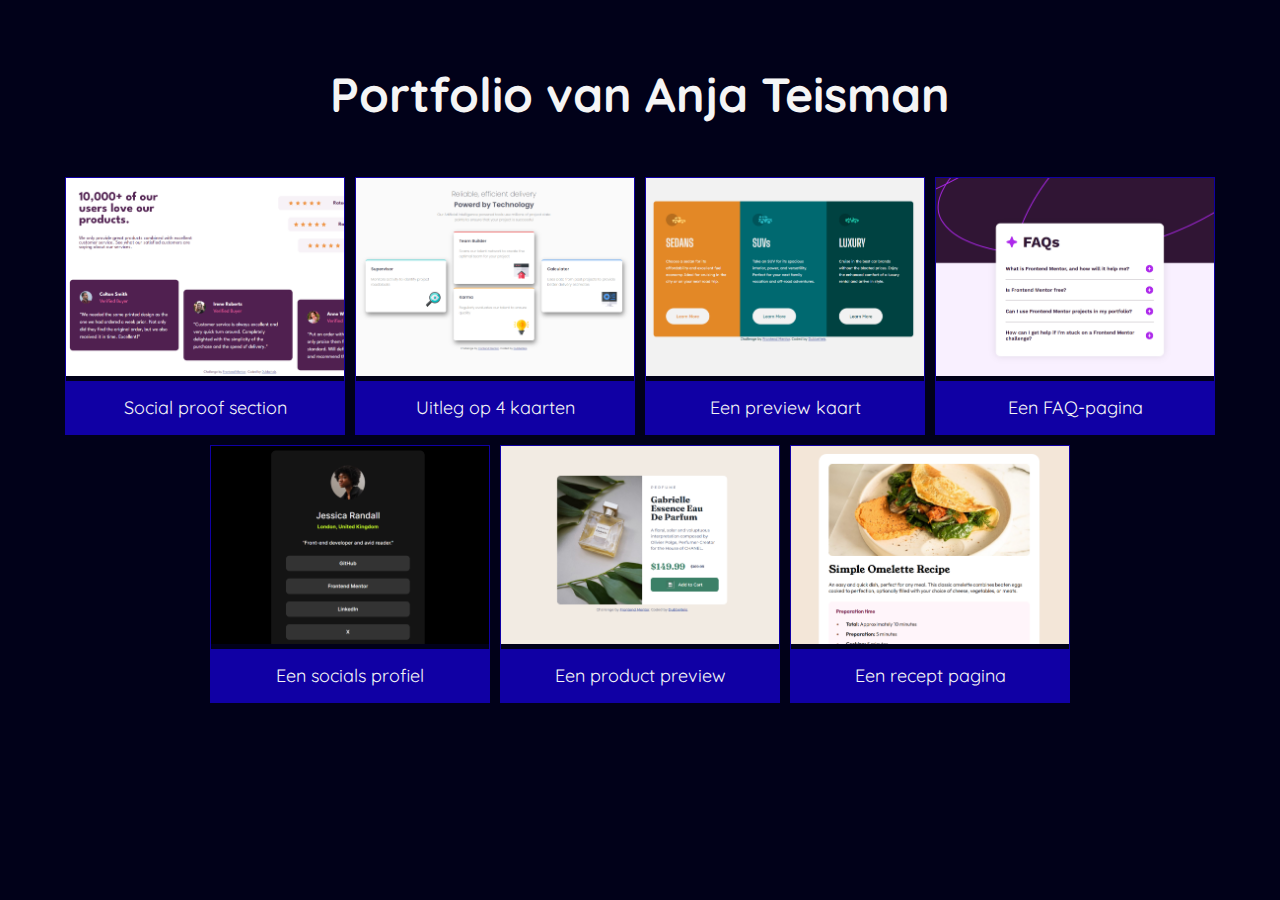
<file: Index.html>
<!DOCTYPE html>
<html lang="nl">
<head>
  <meta charset="UTF-8">
  <meta name="viewport" content="width=device-width, initial-scale=1.0">
  <meta name="author" content="Anja Teisman | Dubbelteis">

  <link rel="icon" type="image/png" sizes="32x32" href="assets-portfolio/images/favicon/favicon.svg">

  <link rel="stylesheet" href="CSS-portfolio/styles-portfolio.css">

    <link rel="preconnect" href="https://fonts.googleapis.com">
    <link rel="preconnect" href="https://fonts.gstatic.com" crossorigin>
    <link href="https://fonts.googleapis.com/css2?family=Quicksand:wght@300..700&display=swap" rel="stylesheet">

  <title>Portfolio | Anja Teisman</title>
</head>

<body>
    <section class="main-title">
        <h1>Portfolio van Anja Teisman</h1>
    </section>

    <section class="flex-container">
      <div class="gallery">
        <a href="index-social-proof-section.html">
          <img src="assets-portfolio/images/schermafbeeldingen/Social-proof-section.png" alt="social proof section">
        </a>
        <div class="desc">Social proof section</div>
      </div>
      
      <div class="gallery">
        <a href="index-four-card-feature.html">
          <img src="assets-portfolio/images/schermafbeeldingen/four-card-feature.png" alt="four card feature">
        </a>
        <div class="desc">Uitleg op 4 kaarten</div>
      </div>

        <div class="gallery">
          <a href="index-3-column-preview-card.html">
            <img src="assets-portfolio/images/schermafbeeldingen/3-column-revieuw-card.png" alt="3 column preview card">
          </a>
          <div class="desc">Een preview kaart</div>
        </div>

        <div class="gallery">
            <a href="index-faq-accordion.html">
              <img src="assets-portfolio/images/schermafbeeldingen/faq-accordion.png" alt="FAQ accordion">
            </a>
            <div class="desc">Een FAQ-pagina</div>
        </div>

        <div class="gallery">
            <a href="index-social-profile.html">
              <img src="assets-portfolio/images/schermafbeeldingen/social.png" alt="Social-links-profile">
            </a>
            <div class="desc">Een socials profiel</div>
        </div>
          
        <div class="gallery">
            <a href="index-product-preview.html">
              <img src="assets-portfolio/images/schermafbeeldingen/product.png" alt="Product preview">
            </a>
            <div class="desc">Een product preview</div>
          </div>
          
        <div class="gallery">
            <a href="index-recipe-page.html">
              <img src="assets-portfolio/images/schermafbeeldingen/recipe.png" alt="Recipe page">
            </a>
            <div class="desc">Een recept pagina</div>
        </div>
    </section>

</body>
</html>
</file>
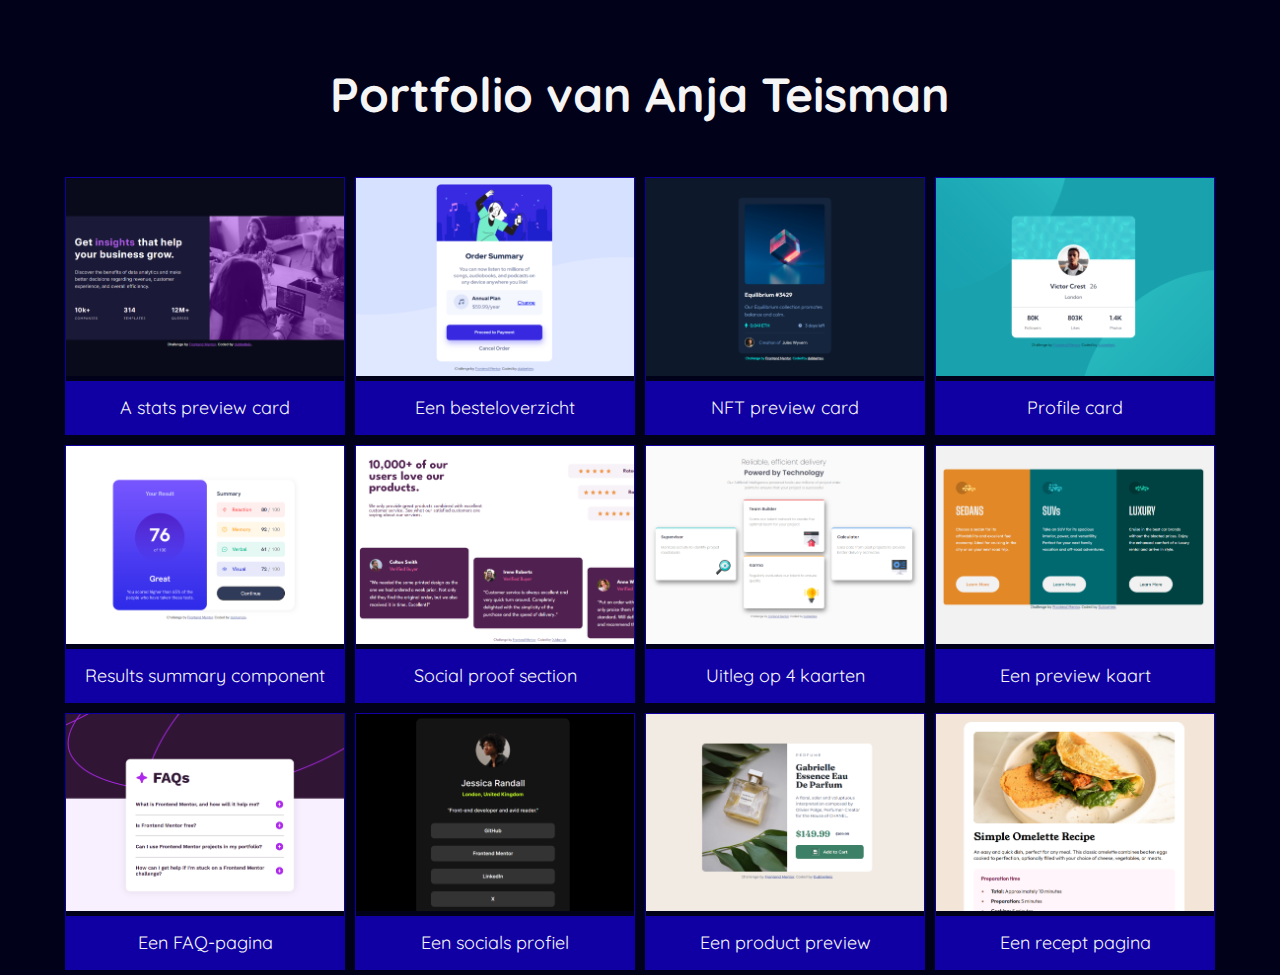
<file: index.html>
<!DOCTYPE html>
<html lang="nl">
<head>
  <meta charset="UTF-8">
  <meta name="viewport" content="width=device-width, initial-scale=1.0">
  <meta name="author" content="Anja Teisman | Dubbelteis">

  <link rel="icon" type="image/png" sizes="32x32" href="assets-portfolio/images/favicon/favicon.svg">

  <link rel="stylesheet" href="CSS-portfolio/styles-portfolio.css">

    <link rel="preconnect" href="https://fonts.googleapis.com">
    <link rel="preconnect" href="https://fonts.gstatic.com" crossorigin>
    <link href="https://fonts.googleapis.com/css2?family=Quicksand:wght@300..700&display=swap" rel="stylesheet">

  <title>Portfolio | Anja Teisman</title>
</head>

<body>
    <section class="main-title">
        <h1>Portfolio van Anja Teisman</h1>
    </section>

    <section class="flex-container">
      <div class="gallery">
        <a href="index-stats-preview-card.html">
          <img src="assets-portfolio/images/schermafbeeldingen/stats-preview-card.png" alt="stats-preview-card">
        </a>
        <div class="desc">A stats preview card</div>
      </div>

      <div class="gallery">
        <a href="index-order-summary.html">
          <img src="assets-portfolio/images/schermafbeeldingen/order-summary.png" alt="order summary component">
        </a>
        <div class="desc">Een besteloverzicht</div>
      </div>

      <div class="gallery">
        <a href="index-nft-preview.html">
          <img src="assets-portfolio/images/schermafbeeldingen/NFT-preview-card.png" alt="NFT preview card component">
        </a>
        <div class="desc">NFT preview card</div>
      </div>

      <div class="gallery">
        <a href="index-profile-card.html">
          <img src="assets-portfolio/images/schermafbeeldingen/profile-card-component.png" alt="profile card component">
        </a>
        <div class="desc">Profile card</div>
      </div>

      <div class="gallery">
        <a href="index-results-summary.component.html">
          <img src="assets-portfolio/images/schermafbeeldingen/results-summary.png" alt="results summary component">
        </a>
        <div class="desc">Results summary component</div>
      </div>

      <div class="gallery">
        <a href="index-social-proof-section.html">
          <img src="assets-portfolio/images/schermafbeeldingen/Social-proof-section.png" alt="social proof section">
        </a>
        <div class="desc">Social proof section</div>
      </div>
      
      <div class="gallery">
        <a href="index-four-card-feature.html">
          <img src="assets-portfolio/images/schermafbeeldingen/four-card-feature.png" alt="four card feature">
        </a>
        <div class="desc">Uitleg op 4 kaarten</div>
      </div>

        <div class="gallery">
          <a href="index-3-column-preview-card.html">
            <img src="assets-portfolio/images/schermafbeeldingen/3-column-revieuw-card.png" alt="3 column preview card">
          </a>
          <div class="desc">Een preview kaart</div>
        </div>

        <div class="gallery">
            <a href="index-faq-accordion.html">
              <img src="assets-portfolio/images/schermafbeeldingen/faq-accordion.png" alt="FAQ accordion">
            </a>
            <div class="desc">Een FAQ-pagina</div>
        </div>

        <div class="gallery">
            <a href="index-social-profile.html">
              <img src="assets-portfolio/images/schermafbeeldingen/social.png" alt="Social-links-profile">
            </a>
            <div class="desc">Een socials profiel</div>
        </div>
          
        <div class="gallery">
            <a href="index-product-preview.html">
              <img src="assets-portfolio/images/schermafbeeldingen/product.png" alt="Product preview">
            </a>
            <div class="desc">Een product preview</div>
          </div>
          
        <div class="gallery">
            <a href="index-recipe-page.html">
              <img src="assets-portfolio/images/schermafbeeldingen/recipe.png" alt="Recipe page">
            </a>
            <div class="desc">Een recept pagina</div>
        </div>
    </section>

</body>
</html>
</file>
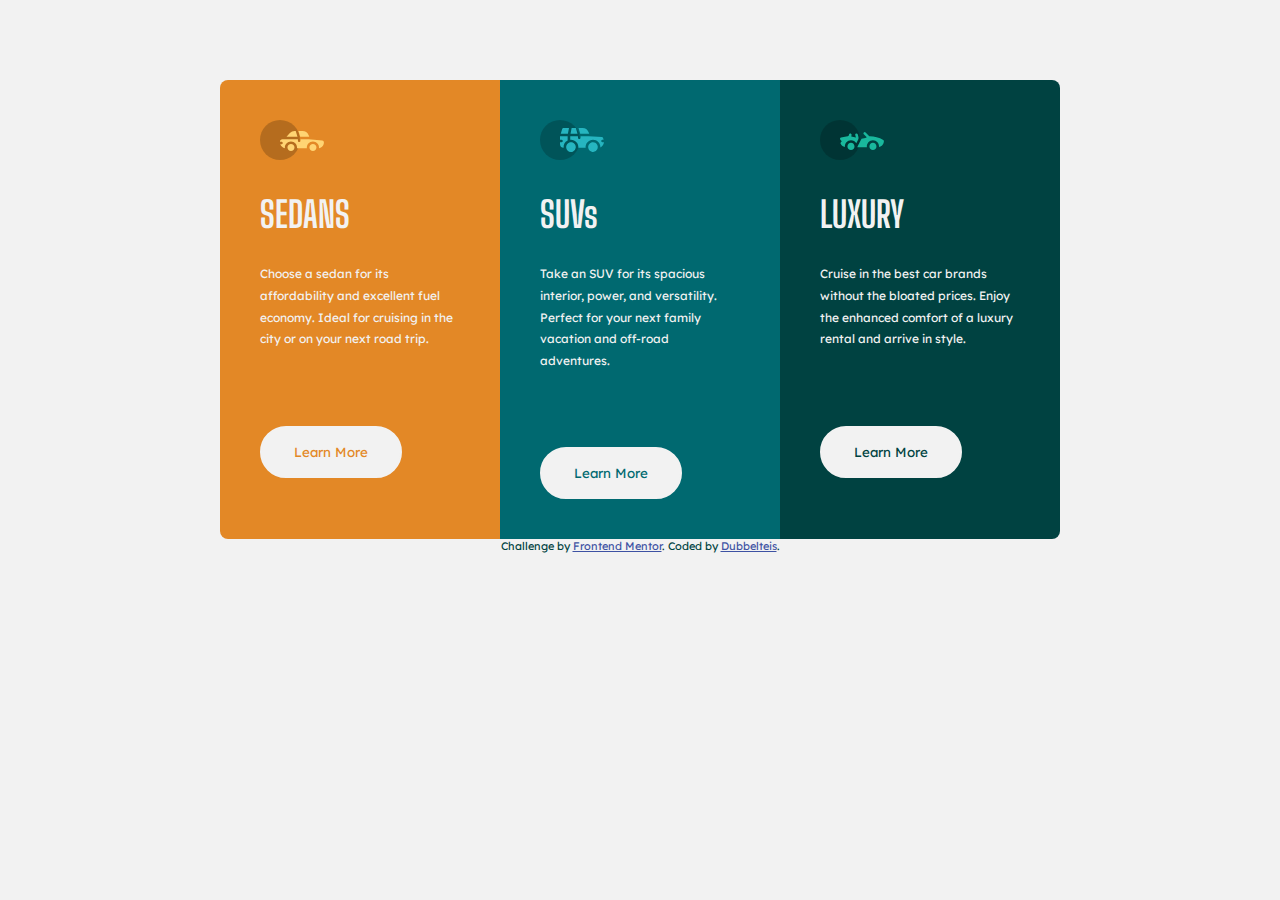
<file: index-3-column-preview-card.html>
<!DOCTYPE html>
<html lang="en">
<head>
  <meta charset="UTF-8">
  <meta name="viewport" content="width=device-width, initial-scale=1.0">

  <link rel="icon" type="image/png" sizes="32x32" href="assets-portfolio/images/favicon-32x32.png">

  <link rel="stylesheet" href="CSS-portfolio/3-colum-preview-card.css">
  
  <link rel="preconnect" href="https://fonts.googleapis.com">
  <link rel="preconnect" href="https://fonts.gstatic.com" crossorigin>
  <link href="https://fonts.googleapis.com/css2?family=Lexend+Deca:wght@100..900&display=swap" rel="stylesheet">

  <link rel="preconnect" href="https://fonts.googleapis.com">
  <link rel="preconnect" href="https://fonts.gstatic.com" crossorigin>
  <link href="https://fonts.googleapis.com/css2?family=Big+Shoulders+Display:wght@100..900&display=swap" rel="stylesheet">

  <title>Frontend Mentor | 3-column preview card component</title>

</head>
  <body>
    <article class="wrapper">
      <article class="sedans">
          <img src="assets-portfolio/images/icon-sedans.svg" alt="Sedans">
          <h1>SEDANS</h1>
          <p>Choose a sedan for its affordability and excellent fuel economy. Ideal for cruising in the city 
          or on your next road trip.</p>
          <button class="button sedan-button">Learn More</button>
      </article>

      <article class="suv">
          <img src="assets-portfolio/images/icon-suvs.svg" alt="SUV's">
          <h1>SUVs</h1>
          <p>Take an SUV for its spacious interior, power, and versatility. Perfect for your next family vacation 
          and off-road adventures.</p>
          <button class="button suv-button">Learn More</button>
      </article>

      <article class="luxury">
          <img src="assets-portfolio/images/icon-luxury.svg">
          <h1>LUXURY</h1>
          <p>Cruise in the best car brands without the bloated prices. Enjoy the enhanced comfort of a luxury 
          rental and arrive in style.</p>
          <button class="button luxury-button">Learn More</button>
      </article>
    </article>  

      <footer class="attribution">
        Challenge by <a href="https://www.frontendmentor.io?ref=challenge" target="_blank">Frontend Mentor</a>. 
        Coded by <a href="https://dubbelteis.w3spaces.com">Dubbelteis</a>.
      </footer>
  </body>
</html>
</file>
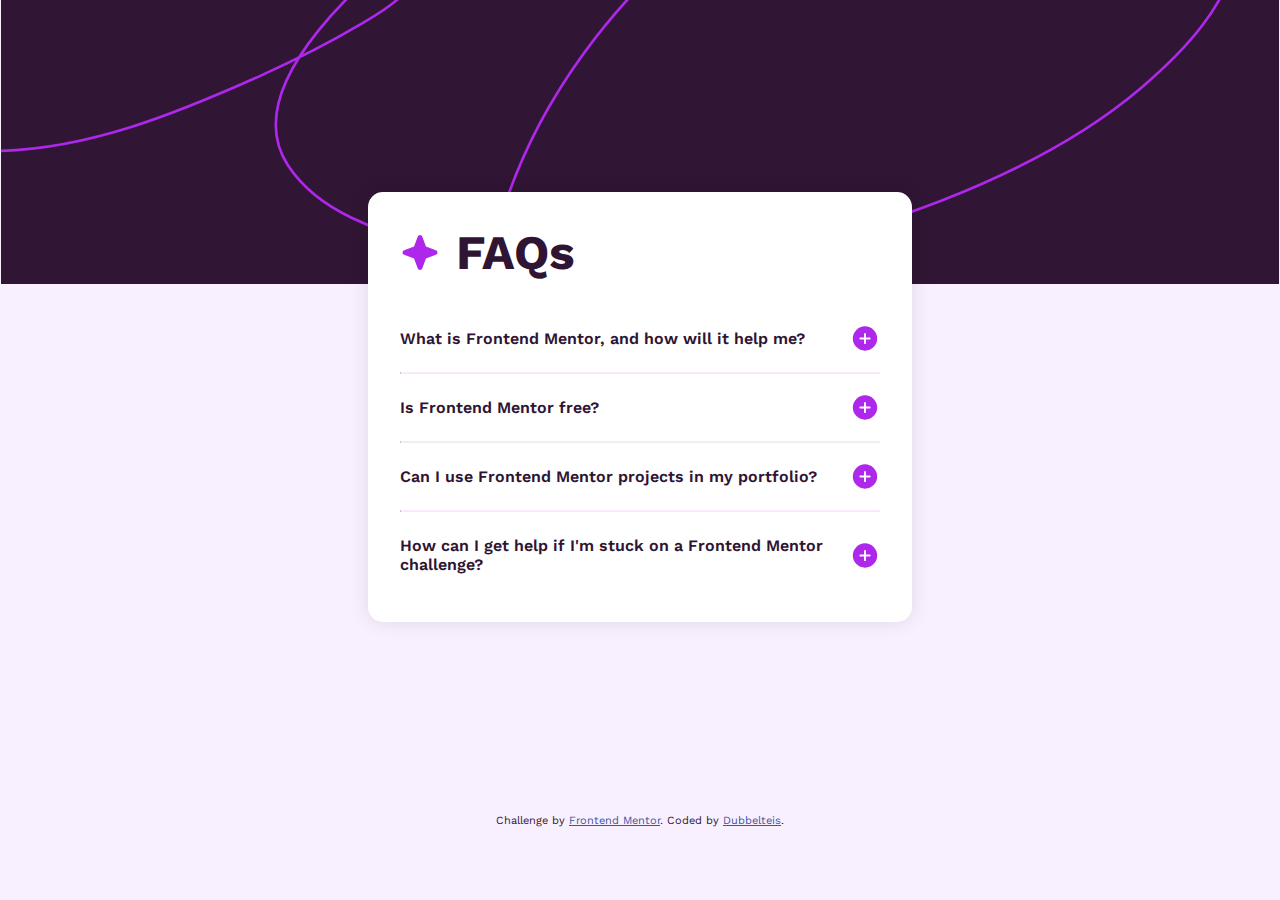
<file: index-faq-accordion.html>
<!DOCTYPE html>
<html lang="en">
<head>
  <meta charset="UTF-8">
  <meta name="viewport" content="width=device-width, initial-scale=1.0">

  <link rel="stylesheet" href="CSS-portfolio/styles-faq-accordion.css">
  <link rel="icon" type="image/png" sizes="32x32" href="./assets-portfolio/images/favicon-32x32.png">
  
  <link rel="preconnect" href="https://fonts.googleapis.com">
  <link rel="preconnect" href="https://fonts.gstatic.com" crossorigin>
  <link href="https://fonts.googleapis.com/css2?family=Work+Sans:ital,wght@0,100..900;1,100..900&display=swap" rel="stylesheet">

  <script src="JavaScript/index-faq-accordion.js"></script>

  <title>Frontend Mentor | FAQ accordion</title>
  
</head>

<body>
  <div class="wrapper">
    <div class="questions-wrapper">
      <div class="title-wrapper"> 
        <img  class= "star" src="assets-portfolio/images/icon-star.svg" alt="star">
        <h1>FAQs</h1>
      </div>

        <span onclick="toggleAnswer(icon1, answer1)" class="question-wrapper">
          <p class="question">What is Frontend Mentor, and how will it help me?</p>
          <img id="icon1" src="assets-portfolio/images/icon-plus.svg">
        </span>
      

          <p id="answer1" class="answer hidden">Frontend Mentor offers realistic coding challenges to help developers improve their 
          frontend coding skills with projects in HTML, CSS, and JavaScript. It's suitable for 
          all levels and ideal for portfolio building.</p>
      
        <hr>
      
        <span onclick="toggleAnswer(icon2, answer2)" class="question-wrapper">
         <p class="question">Is Frontend Mentor free?</p>
         <img id="icon2" src="assets-portfolio/images/icon-plus.svg">
        </span>

          <p id="answer2" class="answer hidden">Yes, Frontend Mentor offers both free and premium coding challenges, with the free 
          option providing access to a range of projects suitable for all skill levels.</p>
      
        <hr>
      
        <span  onclick="toggleAnswer(icon3, answer3)" class="question-wrapper">
         <p class="question">Can I use Frontend Mentor projects in my portfolio?</p>
         <img id="icon3" src="assets-portfolio/images/icon-plus.svg">
        </span>

          <p id="answer3" class="answer hidden">Yes, you can use projects completed on Frontend Mentor in your portfolio. It's an excellent
          way to showcase your skills to potential employers!</p>
            
        <hr>
      
        <span onclick="toggleAnswer(icon4, answer4)" class="question-wrapper">
          <p class="question">How can I get help if I'm stuck on a Frontend Mentor challenge?</p>
          <img id="icon4" src="assets-portfolio/images/icon-plus.svg">
        </span>
      
          <p id="answer4" class="answer hidden">The best place to get help is inside Frontend Mentor's Discord community. There's a help 
          channel where you can ask questions and seek support from other community members.</p>
      
    </div>
  </div>

  <div class="attribution">
    Challenge by <a href="https://www.frontendmentor.io?ref=challenge" target="_blank">Frontend Mentor</a>. 
    Coded by <a href="#dubbelteis.w3spaces.com">Dubbelteis</a>.
  </div>
</body>
</html>
</file>
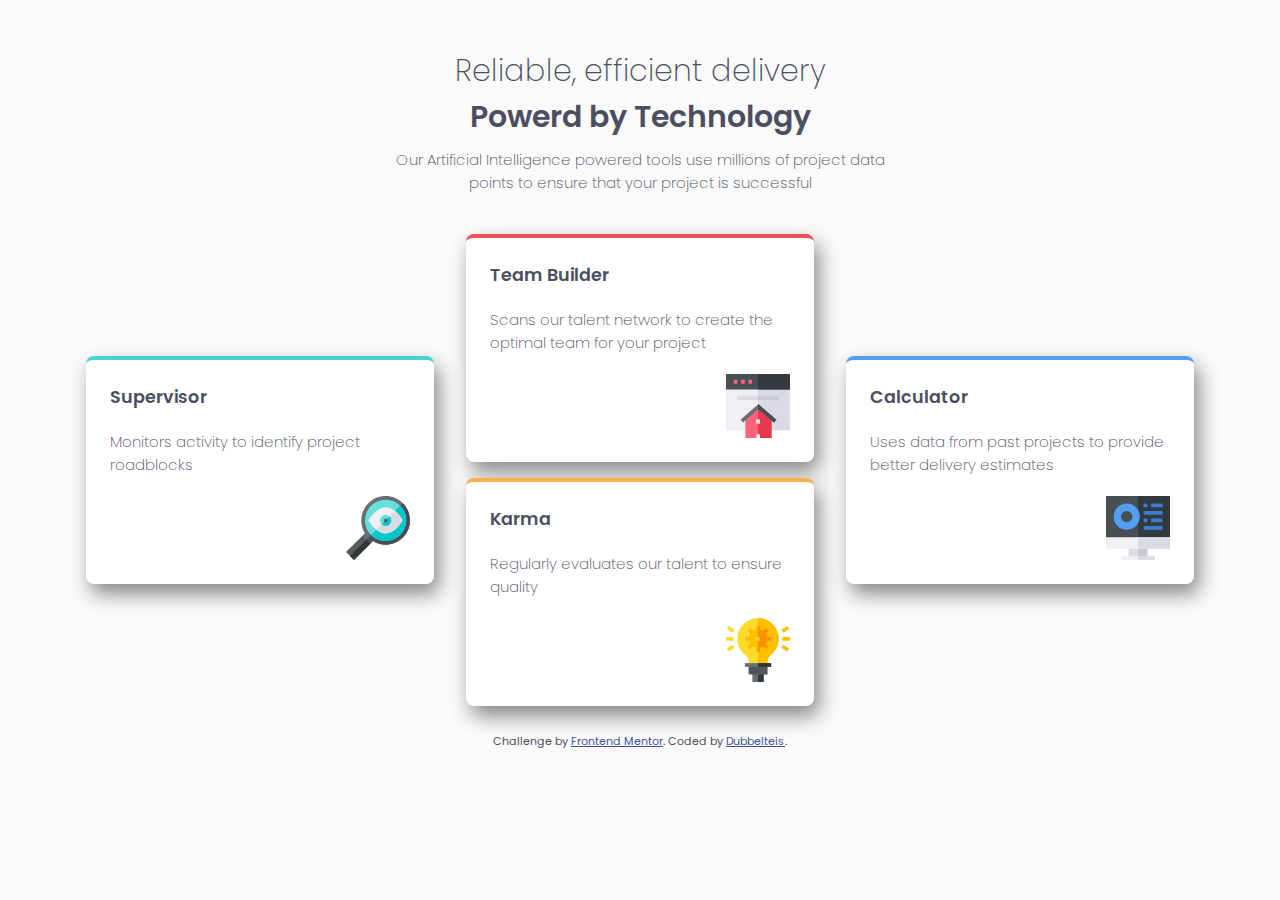
<file: index-four-card-feature.html>
<!DOCTYPE html>
<html lang="en">
<head>
  <meta charset="UTF-8">
  <meta name="viewport" content="width=device-width, initial-scale=1.0">

  <link rel="icon" type="image/png" sizes="32x32" href="assets-portfolio/images/favicon-32x32.png">
  
  <link rel="stylesheet" href="CSS-portfolio/styles-four-card-feature.css">

  <link rel="preconnect" href="https://fonts.googleapis.com">
  <link rel="preconnect" href="https://fonts.gstatic.com" crossorigin>
  <link href="https://fonts.googleapis.com/css2?family=Poppins:ital,wght@0,100;0,200;0,300;0,400;0,500;0,600;0,700;0,800;0,900;1,100;1,200;1,300;1,400;1,500;1,600;1,700;1,800;1,900&display=swap" rel="stylesheet">

  <title>Frontend Mentor | Four card feature section</title>

</head>

<body>
  <div class="top-wrapper">
    <div class="text-container">
      <h1 class="upper-title">Reliable, efficient delivery</h1>
      <h1 class="main-title">Powerd by Technology</h1>

      <p class="sub-title">Our Artificial Intelligence powered tools use millions of project data points 
      to ensure that your project is successful</p>
    </div>
  </div> 

  <div class="flex-container">
    <div class="green">
      <h3 class="card-title">Supervisor</h3>
      <h4 class="card-text">Monitors activity to identify project roadblocks</h4>
      <div class="icon">
        <img src="assets-portfolio/images/four-card-feature/icon-supervisor.svg" alt="magnifying glass">
      </div>
    </div>

    <div class="two-cards">
      <div class="red">
        <h3 class="card-title">Team Builder</h3>
        <h4 class="card-text">Scans our talent network to create the optimal team for your project</h4>
        <div class="icon">
          <img src="assets-portfolio/images/four-card-feature/icon-team-builder.svg" alt="team building">
        </div>
      </div>

      <div class="yellow">
        <h3 class="card-title">Karma</h3>
        <h4 class="card-text">Regularly evaluates our talent to ensure quality</h4>
        <div class="icon">
          <img src="assets-portfolio/images/four-card-feature/icon-karma.svg" alt="karma">
        </div>
      </div>
    </div>

    <div class="blue">
      <h3 class="card-title">Calculator</h3>
      <h4 class="card-text">Uses data from past projects to provide better delivery estimates</h4>
      <div class="icon">
        <img src="assets-portfolio/images/four-card-feature/icon-calculator.svg" alt="calculator">
      </div>
    </div>

  </div>
  
  <footer>
    <p class="attribution">
      Challenge by <a href="https://www.frontendmentor.io?ref=challenge" target="_blank">Frontend Mentor</a>. 
      Coded by <a href="https://dubbelteis.w3spaces.com">Dubbelteis</a>.
    </p>
  </footer>
</body>
</html>
</file>
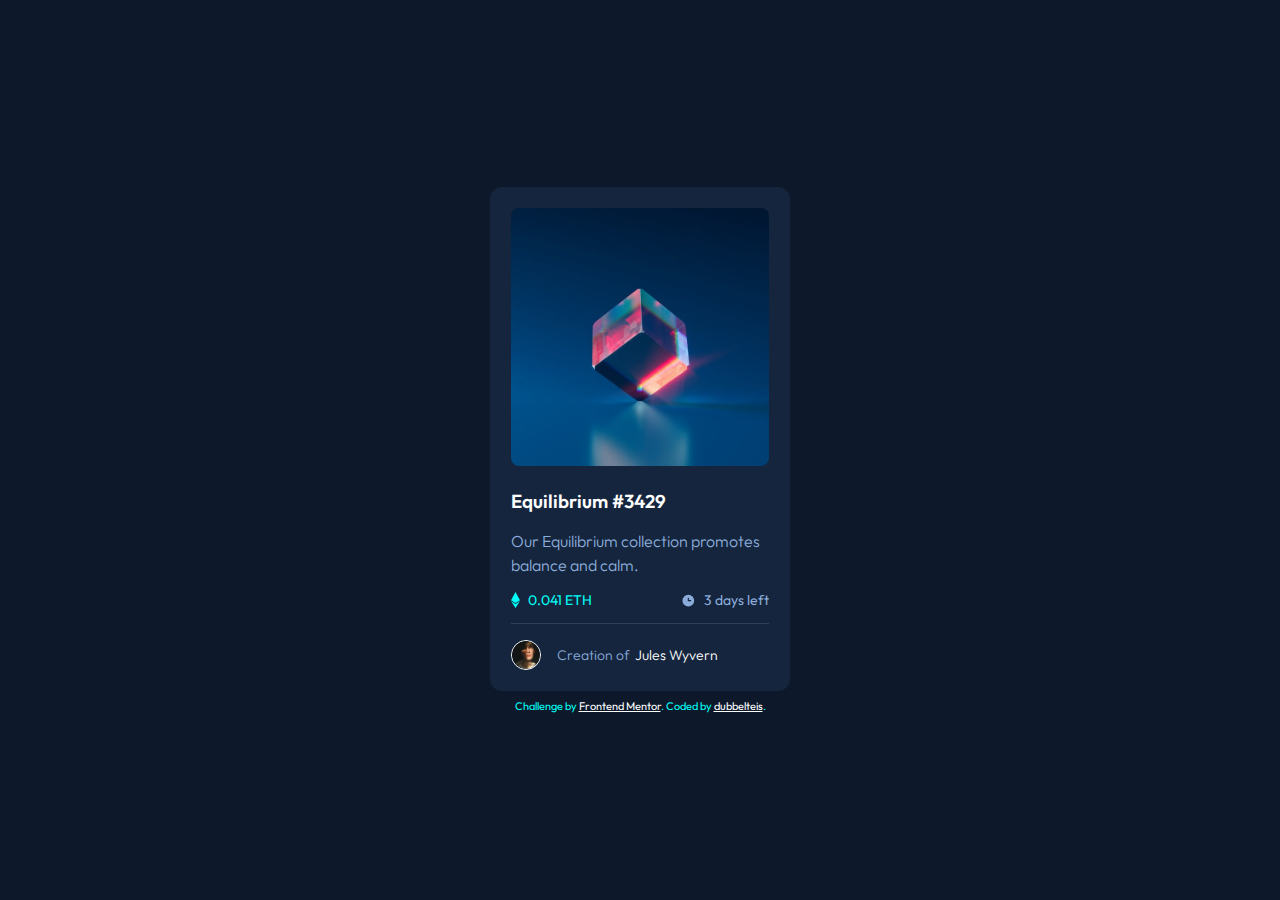
<file: index-nft-preview.html>
<!DOCTYPE html>
<html lang="en">
<head>
  <meta charset="UTF-8">
  <meta name="viewport" content="width=device-width, initial-scale=1.0">

  <link rel="icon" type="image/png" sizes="32x32" href="./images/favicon-32x32.png">
  <title>Frontend Mentor | NFT preview card component</title>

  <link rel="stylesheet" href="CSS-portfolio/styles-nft-preview-card.css">

  <link rel="preconnect" href="https://fonts.googleapis.com">
  <link rel="preconnect" href="https://fonts.gstatic.com" crossorigin>
  <link href="https://fonts.googleapis.com/css2?family=Hanken+Grotesk:ital,wght@0,100..900;1,100..900&family=Kumbh+Sans:wght@100..900&family=Outfit:wght@100..900&display=swap" rel="stylesheet">
</head>
<body>
  <main class="wrapper">
    <div class="top-container">
      <div class="img-container">
        <img src="assets-portfolio/images-nft-preview/image-equilibrium.jpg" alt="image equilibirum" class="img-equilibrium">
        <div class="icon-container">
          <img src="assets-portfolio/images-nft-preview/icon-view.svg" class="icon-view">
        </div>
      </div>
      <h3>Equilibrium #3429</h3>
      <p>Our Equilibrium collection promotes balance and calm.</p>
    </div>

    <div class="middle-container">
      <div class="picto1">
        <img src="assets-portfolio/images-nft-preview/icon-ethereum.svg">
        <p class="eth">0.041 ETH</p>
      </div>
      <div class="picto2">
        <img src="assets-portfolio/images-nft-preview/icon-clock.svg">
        <p class="days-left">3 days left</p>
      </div>
    </div>
    
    <div class="bottom-container">
      <img class="avatar" src="assets-portfolio/images-nft-preview/image-avatar.png" alt="avatar">
      <span>Creation of</span><span class="name-creator">Jules Wyvern</span>
    </div>

  </main>
  <div class="attribution">
    Challenge by <a href="https://www.frontendmentor.io?ref=challenge" target="_blank">Frontend Mentor</a>. 
    Coded by <a href="https://dubbelteis.github.io/portfolio" target="_blank">dubbelteis</a>.
  </div>
</body>
</html>
</file>
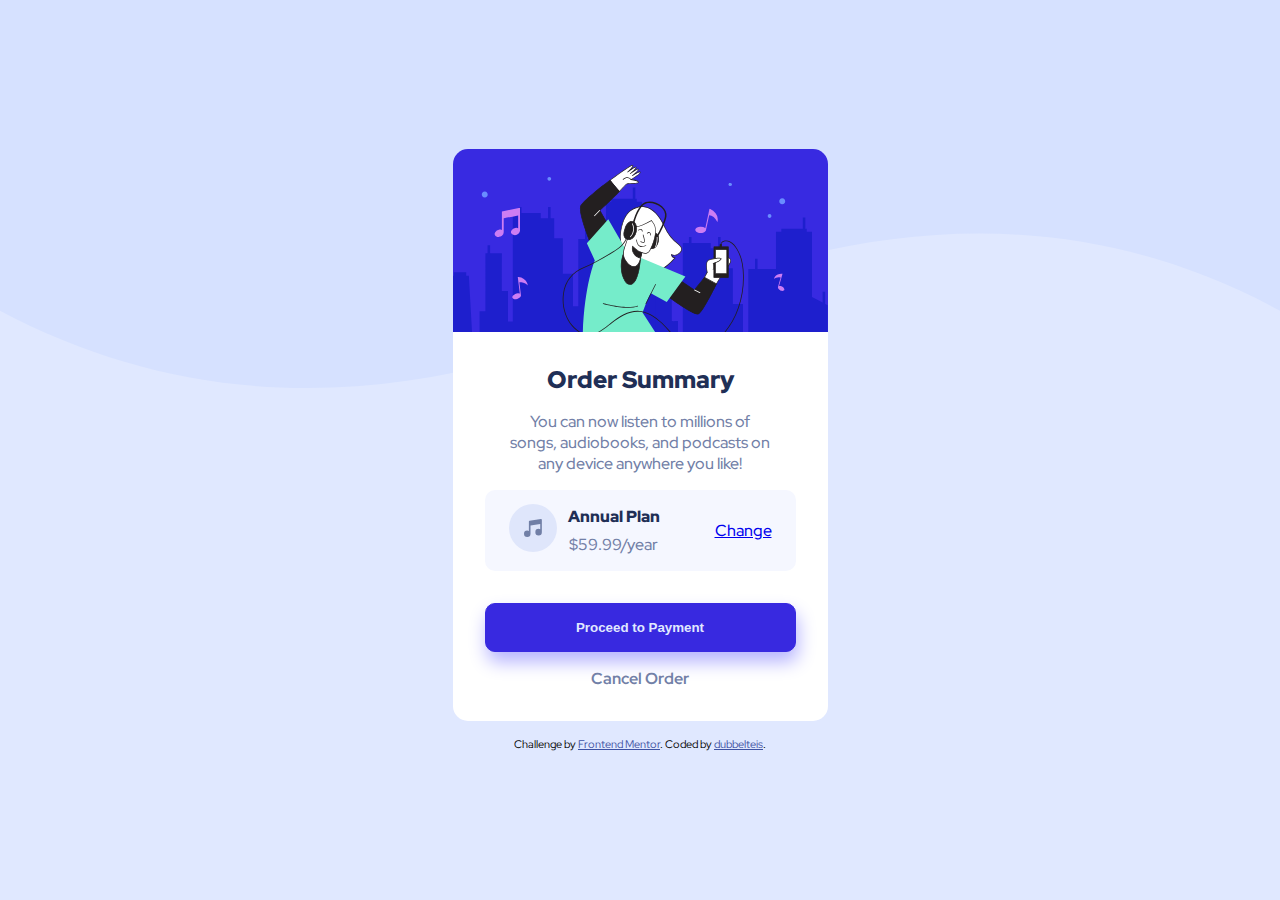
<file: index-order-summary.html>
<!DOCTYPE html>
<html lang="en">
<head>
  <meta charset="UTF-8">
  <meta name="viewport" content="width=device-width, initial-scale=1.0"> <!-- displays site properly based on user's device -->

  <link rel="icon" type="image/png" sizes="32x32" href="./assets-portfolio/images/favicon-32x32.png">
  
  <link rel="stylesheet" href="CSS-portfolio/styles-order-summary.css">

  <link rel="preconnect" href="https://fonts.googleapis.com">
  <link rel="preconnect" href="https://fonts.gstatic.com" crossorigin>
  <link href="https://fonts.googleapis.com/css2?family=Red+Hat+Display:ital,wght@0,300..900;1,300..900&display=swap" rel="stylesheet">

  <title>Frontend Mentor | Order summary card</title>
</head>

<body>
    <div class="wrapper">
      <div class="img-container">
        <img src="assets-portfolio/images-order-summary/illustration-hero.svg" alt="illustration hero" class="ill-hero">
      </div>

      <div class="text-container">
        <div class="order-container">
          <h2>Order Summary</h2>
          <p class="summary-text">You can now listen to millions of songs, audiobooks, and podcasts on any 
            device anywhere you like!</p>
        </div>

          <div class="price-container">
            <div class="icon-music">
              <img src="assets-portfolio/images-order-summary/icon-music.svg" alt="icon-music">
            </div>
            <div class="annual-price">
              <p class="annual-plan">Annual Plan</p>
              <p class="price">$59.99/year</p>
            </div>
            <div class="change-link">
              <a href="#" class="change">Change</a>
            </div>
          </div>

        <button class="button">Proceed to Payment</button>

        <p class="cancel-order">Cancel Order</p>
      </div>
    </div>
   
  <div class="attribution">
    Challenge by <a href="https://www.frontendmentor.io?ref=challenge" target="_blank">Frontend Mentor</a>. 
    Coded by <a href="https://dubbelteis.github.io/Portfolio" target="_blank">dubbelteis</a>.
  </div>
</body>
</html>
</file>
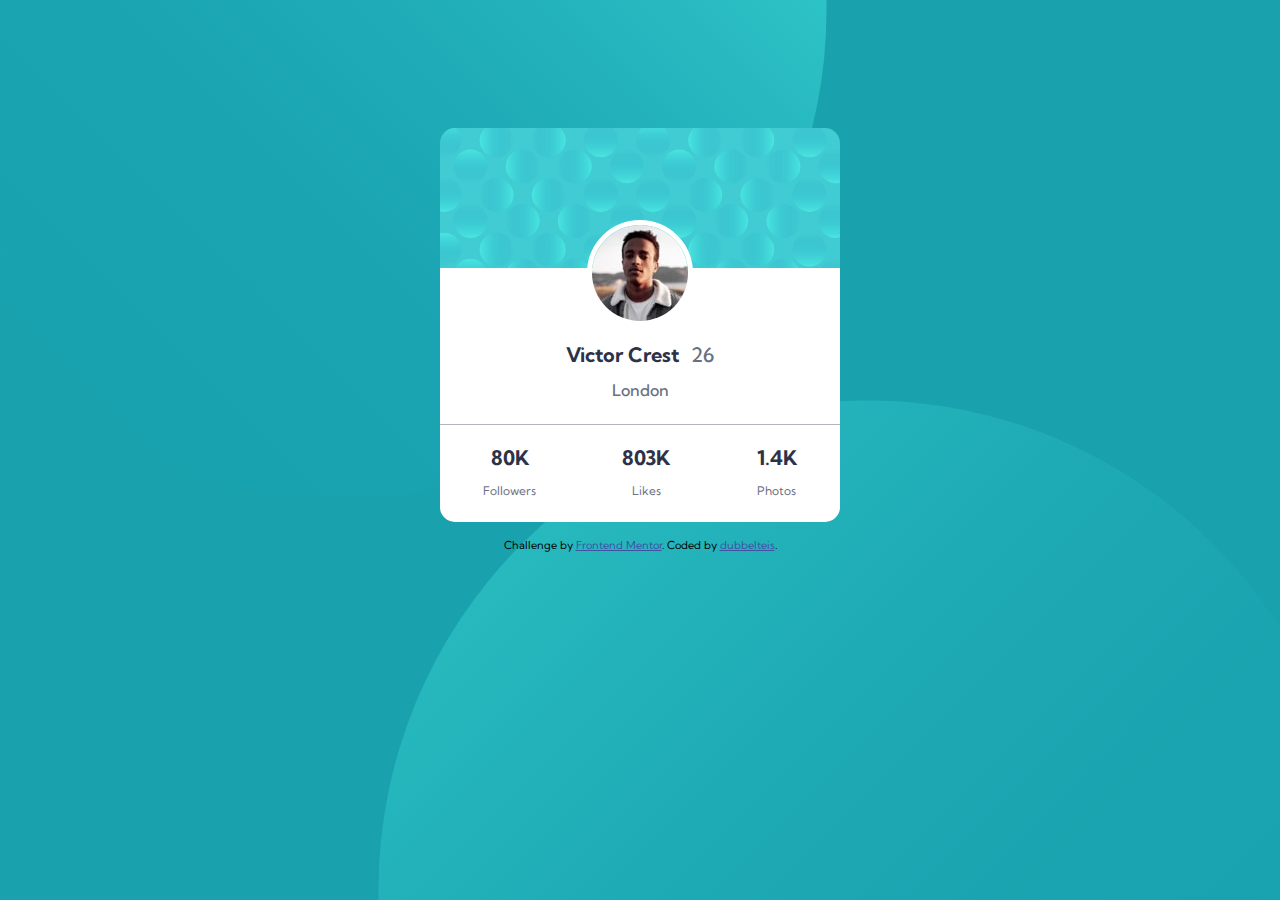
<file: index-profile-card.html>
<!DOCTYPE html>
<html lang="en">
<head>
  <meta charset="UTF-8">
  <meta name="viewport" content="width=device-width, initial-scale=1.0">

  <link rel="stylesheet" href="CSS-portfolio/styles-profile-card-component.css">

  <link rel="preconnect" href="https://fonts.googleapis.com">
  <link rel="preconnect" href="https://fonts.gstatic.com" crossorigin>
  <link href="https://fonts.googleapis.com/css2?family=Hanken+Grotesk:ital,wght@0,100..900;1,100..900&family=Kumbh+Sans:wght@100..900&display=swap" rel="stylesheet">

  <link rel="icon" type="image/png" sizes="32x32" href="./images/favicon-32x32.png">
  
  <title>Frontend Mentor | Profile card component</title>

</head>
<body>
  <main class="wrapper">
    <div class="top">
      <img src="assets-portfolio/images-profile-card/bg-pattern-card.svg">
    </div>

      <div class="profile-photo">
        <img src="assets-portfolio/images-profile-card/image-victor.jpg" alt="profile-photo">
      </div>

        <div class="middle">
          <div class="name-age-line">
            <span class="name">Victor Crest</span><span class="age">26</span>
          </div>
          <p class="city">London</p>
        </div>

        <div class="bottom">
          <div class="followers">
            <p class="number">80K</p>
            <p class="number-declaration">Followers</p>
          </div>
          <div class="likes">
            <p class="number">803K</p> 
            <p class="number-declaration">Likes</p>
          </div>
          <div class="photos">
            <p class="number">1.4K</p>
            <p class="number-declaration">Photos</p> 
          </div>
        </div>
  </main>

  <div class="attribution">
    Challenge by <a href="https://www.frontendmentor.io?ref=challenge" target="_blank">Frontend Mentor</a>. 
    Coded by <a href="https://dubbelteis.github.io/Portfolio" target="_blank">dubbelteis</a>.
  </div>
</body>
</html>
</file>
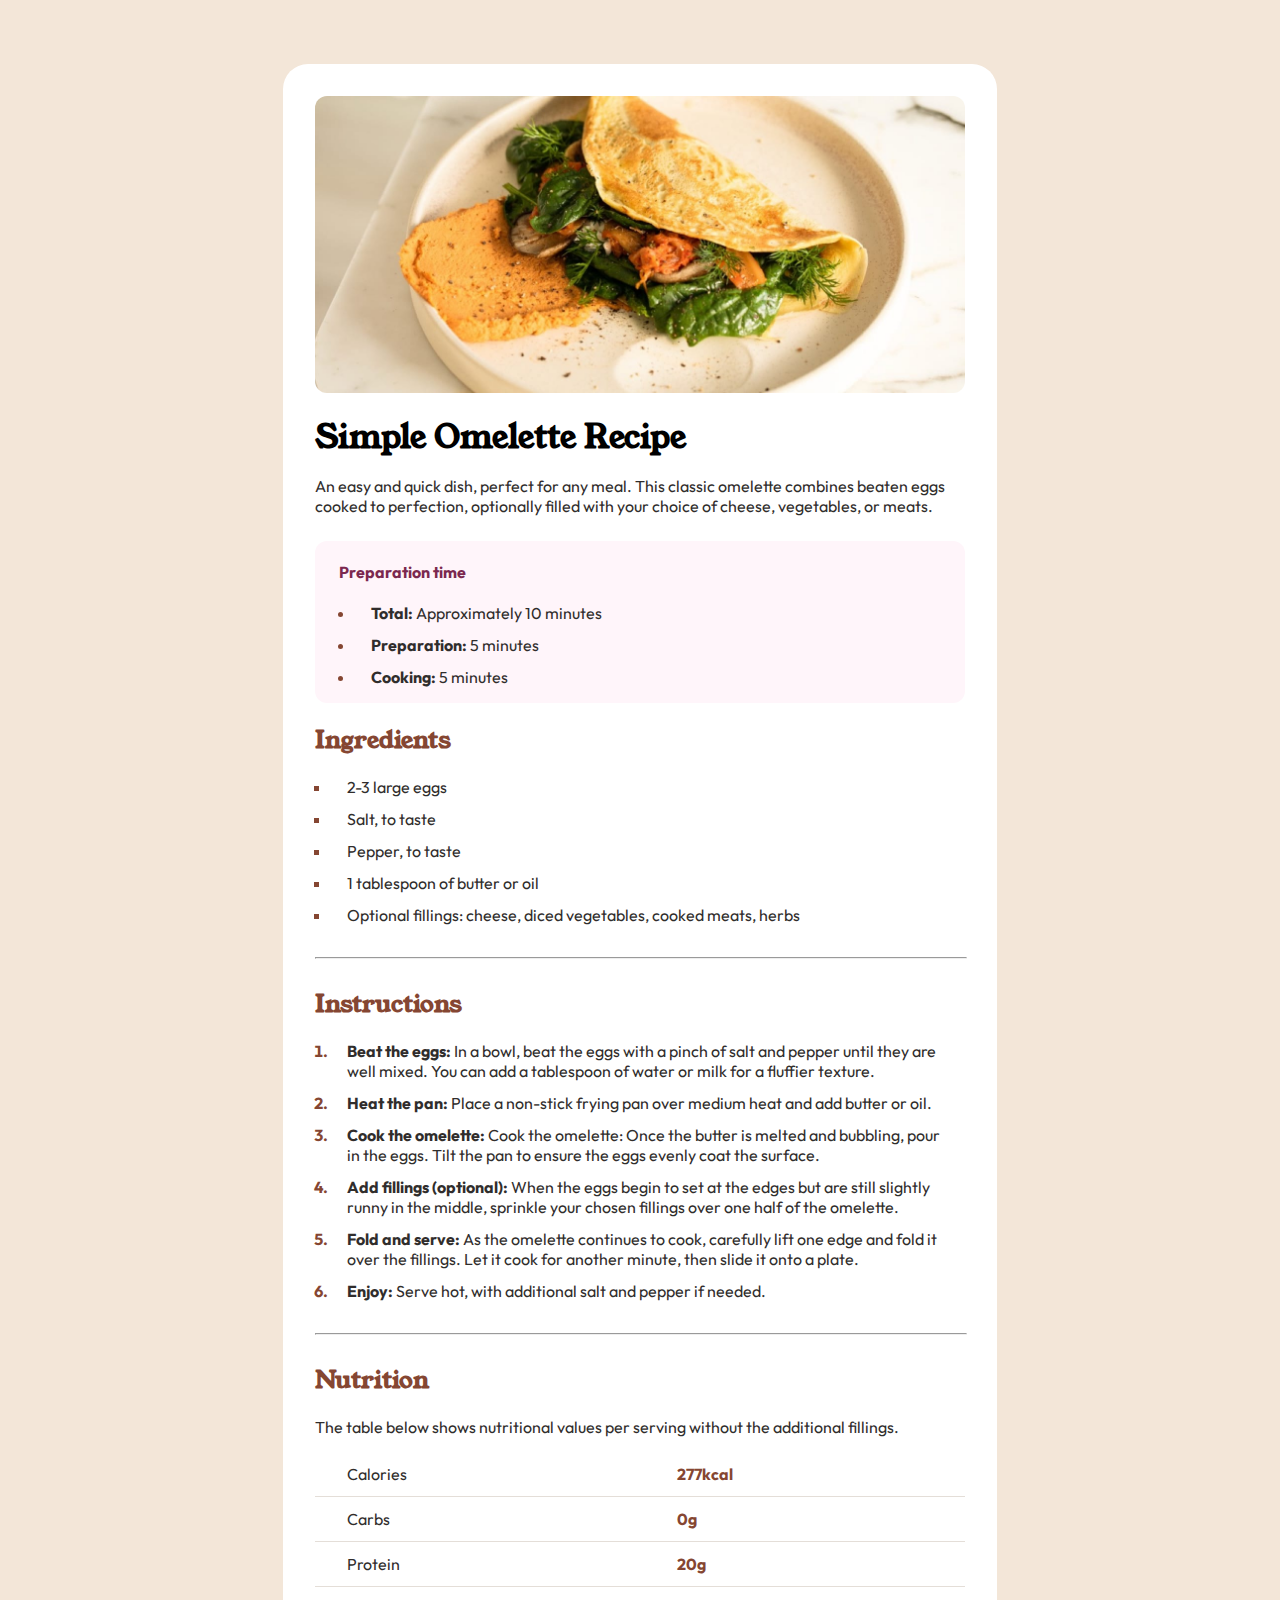
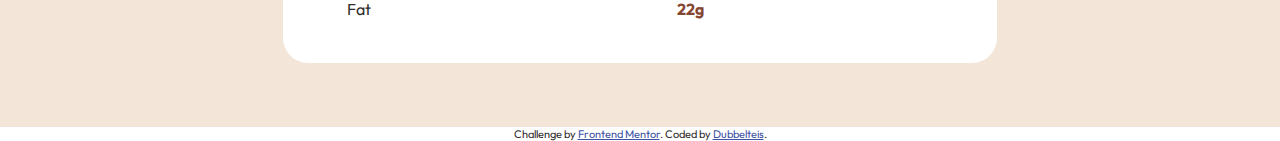
<file: index-recipe-page.html>
<!DOCTYPE html>
<html lang="en">

<head>
  <meta charset="UTF-8">
  <meta name="viewport" content="width=device-width, initial-scale=1.0">
  <!-- displays site properly based on user's device -->

  <link rel="icon" type="image/png" sizes="32x32" href="assets-portfolio/images/favicon-32x32.png">

  <!-- stylesheets -->
  <link rel="stylesheet" href="CSS-portfolio/styles-recipe-page.css">

  <title>FM Recipe page</title>

  <!-- font imports -->
  <link rel="preconnect" href="https://fonts.googleapis.com">
  <link rel="preconnect" href="https://fonts.gstatic.com" crossorigin>
  <link href="https://fonts.googleapis.com/css2?family=Young+Serif&display=swap" rel="stylesheet">

  <link rel="preconnect" href="https://fonts.googleapis.com">
  <link rel="preconnect" href="https://fonts.gstatic.com" crossorigin>
  <link href="https://fonts.googleapis.com/css2?family=Outfit:wght@100..900&family=Young+Serif&display=swap"
    rel="stylesheet">

  <!-- Feel free to remove these styles or customise in your own stylesheet 👍 -->
  <style>
    .attribution {
      font-size: 11px;
      text-align: center;
    }

    .attribution a {
      color: hsl(228, 45%, 44%);
    }
  </style>
</head>

<body>
  <div class="wrapper">
    <div class="flex-container">
      <div class="image-container"><img src="assets-portfolio/images/image-omelette.jpeg" alt="omelette"></div>

      <h1>Simple Omelette Recipe</h1>

      <p>An easy and quick dish, perfect for any meal. This classic omelette combines beaten eggs cooked
        to perfection, optionally filled with your choice of cheese, vegetables, or meats.</p>

      <div class="prep-container">
        <h4>Preparation time</h4>
        <ul class="ul-prep">
          <li><b>Total:</b> Approximately 10 minutes</li>
          <li><b>Preparation:</b> 5 minutes</li>
          <li><b>Cooking:</b> 5 minutes</li>
        </ul>
      </div>

      <div class="ingredients">
        <h2>Ingredients</h2>
        <ul class="ul-ingredients">
          <li>2-3 large eggs</li>
          <li>Salt, to taste</li>
          <li>Pepper, to taste</li>
          <li>1 tablespoon of butter or oil</li>
          <li>Optional fillings: cheese, diced vegetables, cooked meats, herbs</li>
        </ul>
      </div>

      <hr class="horizon">

      <h2>Instructions</h2>
      <ol class="instructions">
        <li><b>Beat the eggs:</b> In a bowl, beat the eggs with a pinch of salt and pepper until they are well mixed.
          You can add a tablespoon of water or milk for a fluffier texture.</li>

        <li><b>Heat the pan:</b> Place a non-stick frying pan over medium heat and add butter or oil.</li>

        <li><b>Cook the omelette:</b> Cook the omelette: Once the butter is melted and bubbling, pour in the eggs. Tilt
          the pan to ensure
          the eggs evenly coat the surface.</li>

        <li><b>Add fillings (optional):</b> When the eggs begin to set at the edges but are still slightly runny in the
          middle, sprinkle your chosen fillings over one half of the omelette.</li>

        <li><b>Fold and serve:</b> As the omelette continues to cook, carefully lift one edge and fold it over the
          fillings. Let it cook for another minute, then slide it onto a plate.</li>

        <li><b>Enjoy:</b> Serve hot, with additional salt and pepper if needed.</li>
      </ol>

      <hr class="horizon">

      <h2>Nutrition</h2>

      <p class="a">The table below shows nutritional values per serving without the additional fillings.</p>

      <table class="table">
        <tr>
          <td>Calories</td>
          <td class="b">277kcal</td>
        </tr>
        <tr>
          <td>Carbs</td>
          <td class="b">0g</td>
        </tr>
        <tr>
          <td>Protein</td>
          <td class="b">20g</td>
        </tr>
        <tr>
          <td>Fat</td>
          <td class="b">22g</td>
        </tr>
      </table>

    </div>
  </div>
  <div class="attribution">
    <span>Challenge by <a href="https://www.frontendmentor.io?ref=challenge" target="_blank">Frontend Mentor</a>.</span>
    <span>Coded by <a href="https://dubbelteis.w3spaces.com">Dubbelteis</a>.</span>
  </div>
</body>

</html>
</file>
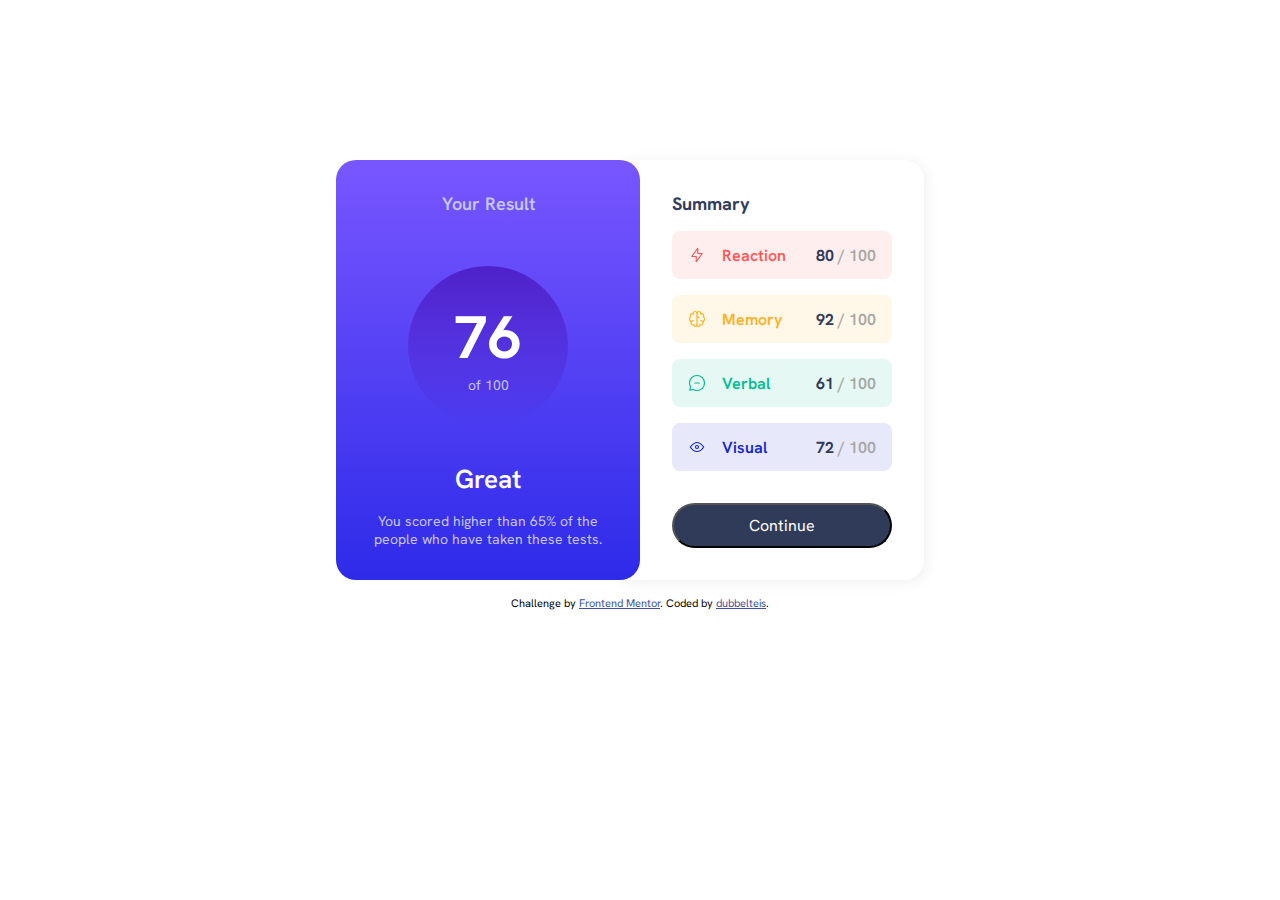
<file: index-results-summary.component.html>
<!DOCTYPE html>
<html lang="en">
<head>
  <meta charset="UTF-8">
  <meta name="viewport" content="width=device-width, initial-scale=1.0">

  <link rel="icon" type="image/png" sizes="32x32" href="./assets/images/favicon-32x32.png">
  
  <link rel="stylesheet" href="CSS-portfolio/styles-results-summary.css">

  <link rel="preconnect" href="https://fonts.googleapis.com">
  <link rel="preconnect" href="https://fonts.gstatic.com" crossorigin>
  <link href="https://fonts.googleapis.com/css2?family=Hanken+Grotesk:ital,wght@0,100..900;1,100..900&display=swap" rel="stylesheet">
  <title>Frontend Mentor | Results summary component</title>

</head>
<body>
  <main class="wrapper">
    <div class="result-container">
        <p class="your-result">Your Result</p>
      <div class="result-number">
        <h1>76</h1>
        <p class="of-100">of 100</p>
      </div>
        <p class="great">Great</p>
        <p class="result-text">You scored higher than 65% of the people who have taken these tests.</p>
    </div>
    
    <div class="summary-container">
      <p class="summary">Summary</p>
        <div class="summary-scores reaction">
          <div class="summary-left">
            <img src="assets-portfolio/images-results-summary-component/icon-reaction.svg"><span class="word-reaction">Reaction</span>
          </div>
          <div class="summary-right">
            <span class="score">80</span><span class="score100"> / 100</span>
          </div>
        </div>

        <div class="summary-scores memory">
          <div class="summary-left">
            <img src="assets-portfolio/images-results-summary-component/icon-memory.svg"><span class="word-memory">Memory</span>
          </div>
          <div class="summary-right">
            <span class="score">92</span><span class="score100"> / 100</span>
          </div>
        </div>

        <div class="summary-scores verbal">
          <div class="summary-left">
            <img src="assets-portfolio/images-results-summary-component/icon-verbal.svg"><span class="word-verbal">Verbal</span>
          </div>
          <div class="summary-right">
            <span class="score">61</span><span class="score100"> / 100</span>
          </div>
        </div>

        <div class="summary-scores visual">
          <div class="summary-left">
            <img src="assets-portfolio/images-results-summary-component/icon-visual.svg"><span class="word-visual">Visual</span>
          </div>
          <div class="summary-right">
           <span class="score">72</span><span class="score100"> / 100</span>
          </div>
        </div>

        <button class="button">
          Continue
        </button>
    </div>
  </main>

  <footer class="attribution">
    Challenge by <a href="https://www.frontendmentor.io?ref=challenge" target="_blank">Frontend Mentor</a>. 
    Coded by <a href="https://dubbelteis.github.io/Portfolio" target="_blank">dubbelteis</a>.
  </footer>
</body>
</html>
</file>
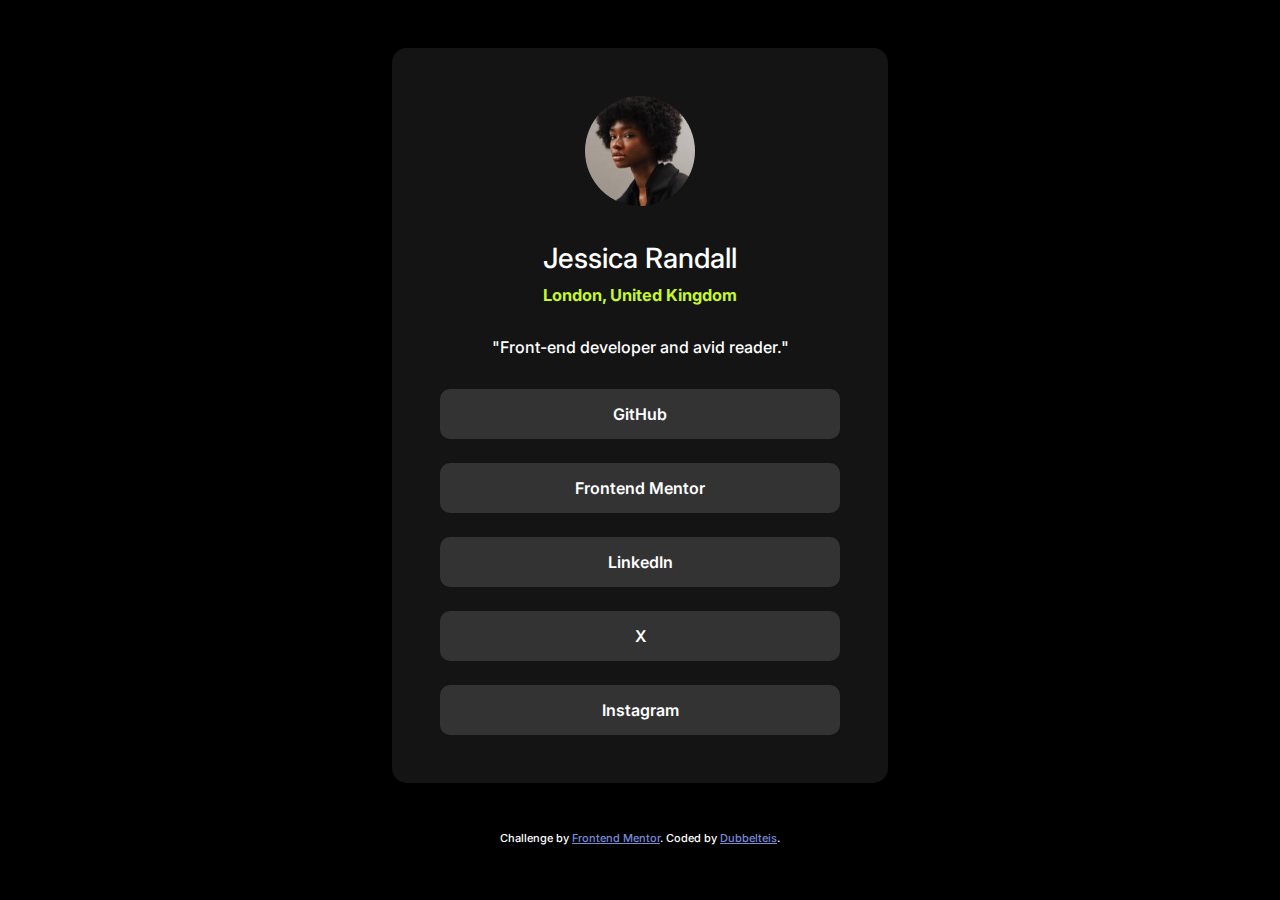
<file: index-social-profile.html>
<!DOCTYPE html>
<html lang="en">
<head>
  <meta charset="UTF-8">
  <meta name="viewport" content="width=device-width, initial-scale=1.0">
  <link rel="stylesheet" href="CSS-portfolio/styles-social-profile.css">
  <link rel="icon" type="image/png" sizes="32x32" href="./assets-portfolio/images/favicon-32x32.png">
  
  <title>Frontend Mentor | Social links profile</title>
<!-- fonts -->
<link rel="preconnect" href="https://fonts.googleapis.com">
<link rel="preconnect" href="https://fonts.gstatic.com" crossorigin>
<link href="https://fonts.googleapis.com/css2?family=Inter:wght@100..900&display=swap" rel="stylesheet">
  
</head>
<body>
  <div class="wrapper">
    <div class="flex-container">
      <img src="assets-portfolio/images/avatar-jessica.jpeg" alt="Jessica Randall">
      <h1 class="name">Jessica Randall</h1>
      <h3 class="city">London, United Kingdom</h3>
      <p>"Front-end developer and avid reader."</p>

      <a class="button" href='https://www.github.com' target="_blank">GitHub</a>
      <a class="button" href='https://www.frontentmentor.io' target="_blank">Frontend Mentor</a> 
      <a class="button" href='https://www.linkedin.com' target="_blank">LinkedIn</a>
      <a class="button" href='https://www.x.com' target="_blank">X</a>
      <a class="button" href='https://www.instagram.com' target="_blank">Instagram</a>
    </div>
  </div>

  <div class="attribution">
    Challenge by <a href="https://www.frontendmentor.io?ref=challenge" target="_blank">Frontend Mentor</a>. 
    Coded by <a href="https://dubbelteis.w3spaces.com/" target="_blank">Dubbelteis</a>.
  </div>
</body>
</html>
</file>
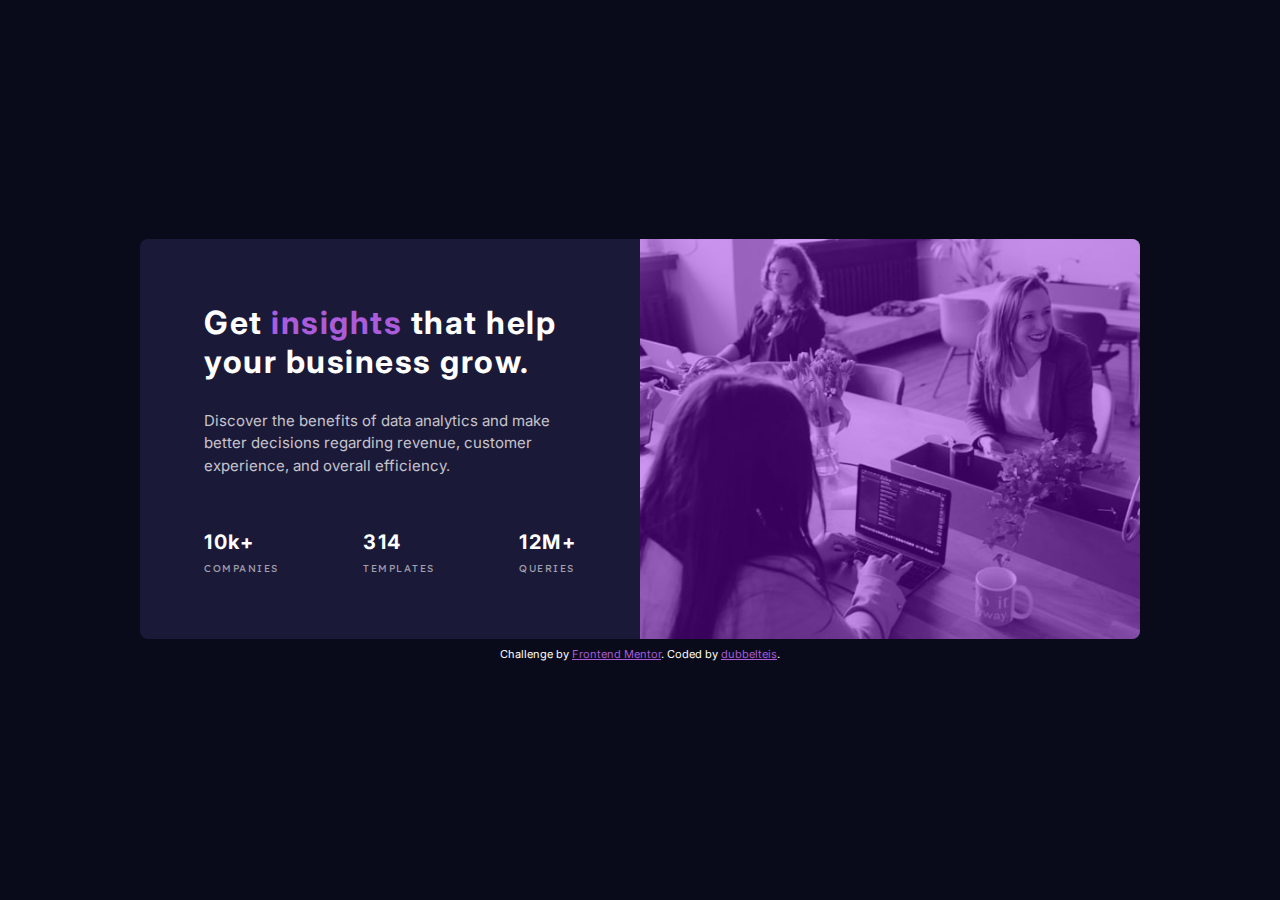
<file: index-stats-preview-card.html>
<!DOCTYPE html>
<html lang="en">
<head>
  <meta charset="UTF-8">
  <meta name="viewport" content="width=device-width, initial-scale=1.0">

  <link rel="icon" type="image/png" sizes="32x32" href="./assets-portfolio/images-stats-preview-card/favicon-32x32.png">
  
  <link rel="stylesheet" href="CSS-portfolio/styles-stats-preview-card.css">

  <link rel="preconnect" href="https://fonts.googleapis.com">
  <link rel="preconnect" href="https://fonts.gstatic.com" crossorigin>
  <link href="https://fonts.googleapis.com/css2?family=Inter:ital,opsz,wght@0,14..32,100..900;1,14..32,100..900&family=Lexend+Deca:wght@100..900&display=swap" rel="stylesheet">

  <title>Frontend Mentor | Stats preview card component</title>

</head>
<body>
  <div class="wrapper">
    <div class="image-container">
      <img src="./assets-portfolio/images-stats-preview-card/image-header-desktop.jpg" alt="people working" class="image-header">
      <img src="./assets-portfolio/images-stats-preview-card/image-header-desktop.jpg" alt="people working" class="mobile-image">
    
      <div class="overlay">
      </div>
    </div>

    <div class="text-container">
      <div class="title">
          <h1>Get <span class="insights">insights</span> that help your business grow.</h1>
      </div>
      <div class="main-text">
          <p>Discover the benefits of data analytics and make better decisions regarding revenue, customer 
          experience, and overall efficiency.</p>
      </div>
      <div class="stats">
        <div class="stat1">
          <p class="stat-number">10k+</p><p class="stat-text">companies</p>
        </div>
        <div class="stat2">
          <p class="stat-number">314</p><p class="stat-text">templates</p>
        </div>
        <div class="stat3">
          <p class="stat-number">12<span class="eenheid">m+</span></p><p class="stat-text">queries</p>
        </div>
      </div>
    </div>
  </div>

  <div class="attribution">
    Challenge by <a href="https://www.frontendmentor.io?ref=challenge" target="_blank">Frontend Mentor</a>. 
    Coded by <a href="https://dubblteis.github.io/Portfolio" target="_blank">dubbelteis</a>.
  </div>
</body>
</html>
</file>
<file: CSS-portfolio/styles-portfolio.css>
:root {
    --ff-main: "Quicksand", sans-serif;
}

*,
*::before,
*::after {
    box-sizing: border-box;
}

body {
    font-family: var(--ff-main);
    color: whitesmoke;
    font-size: 24px;
    background-color: rgb(1, 1, 25);
    width: 100%;
    margin: 0;
    padding: 0;
}

.main-title {
    text-align: center;
    padding: 2rem 0rem 1rem 0rem;
}

.flex-container {
    display: flex;
    justify-content: center;
    flex-wrap: wrap;
    margin: auto;
    width: 100%;
    max-width: 1200px;
    font-size: 18px;
}

@media (max-width: 600px) {
    .flex-container  {
        flex-direction: column;
        align-items: center;
    }
}

div.gallery {
    margin: 5px;
    border: 1px solid rgb(16, 0, 164);
    float: left;
    width: 280px;
}
  
div.gallery:hover {
    border: 1px solid rgb(252, 252, 252);
}
  
div.gallery img {
    width: 100%;
    height: auto;
}
  
div.desc {
    padding: 15px;
    text-align: center;
    background-color: rgb(16, 0, 164);
}
</file>
<file: CSS-portfolio/3-colum-preview-card.css>
:root {
    --ff-main: "Lexend Deca", sans-serif;
    --ff-accent: "Big Shoulders Display", sans-serif;
}

body {
    font-family: var(--ff-main);
    font-size: 12px;
    font-weight: 400;
    color: hsl(0, 0%, 95%);
    padding: 0;
    margin: 0;
    background-color: hsl(0, 0%, 95%);
}

.wrapper {
    display: flex;
    justify-content: center;
    width: 100%;
    padding: 5rem 0rem 0rem;
}

@media (max-width: 500px) {
    .wrapper {
        flex-direction: column; 
        padding: 2rem 0rem;
        align-items: center;
    }
}

.sedans {
    width: 100%;
    max-width: 200px;
    border-radius: 8px 0px 0px 8px;
    background-color: hsl(31, 77%, 52%);
    padding: 2.5rem;
    line-height: 1.8;
}

@media (max-width: 500px) {
    .sedans {
        border-radius: 8px 8px 0px 0px;
    }
}

.suv {
    width: 100%;
    max-width: 200px;
    background-color: hsl(184, 100%, 22%);
    padding: 2.5rem;
    line-height: 1.8;
}

.luxury {
    width: 100%;
    max-width: 200px;
    border-radius: 0px 8px 8px 0px;
    background-color: hsl(179, 100%, 13%);
    padding: 2.5rem;
    line-height: 1.8;
}

@media (max-width: 500px) {
   .luxury {
    border-radius: 0px 0px 8px 8px;
    }
}

h1 {
    font-family: var(--ff-accent);
    font-weight: 700;
    font-size: 36px;
    margin: 1rem 0rem;
}

.sedan-button {
    --text-color-button: hsl(31, 77%, 52%);
}

.suv-button {
    --text-color-button: hsl(184, 100%, 22%);
}

.luxury-button {
    --text-color-button: hsl(179, 100%, 13%);
}

.button {
    font-family: var(--ff-main);
    color: var(--text-color-button);
    border-radius: 50px;
    background-color: hsl(0, 0%, 95%);
    border: 2px solid hsl(0, 0%, 95%);
    padding: 1rem 2rem;
    margin: 4rem 2rem 0rem 0rem;
    transition: 0.4s;
    cursor: pointer;
}

.button:hover {
    border-color: hsl(0, 0%, 95%);
    background-color: transparent;
    border: 2px solid hsl(0, 0%, 95%);
    color: hsl(0, 0%, 95%);
}

.attribution { 
    font-size: 11px;
    text-align: center;
    color: hsl(179, 100%, 13%);
}

.attribution a {
    color: hsl(228, 45%, 44%);
}
</file>
<file: CSS-portfolio/styles-faq-accordion.css>
:root {
    --ff-main: "Work Sans", sans-serif;
}

body {
    margin: 0;
    padding: 0;
    width: 100%;
    font-family: var(--ff-main);
    color: hsl(292, 42%, 14%);
    font-weight: 400;
    font-size: 16px;
    background-color: hsl(275, 100%, 97%);
}

.wrapper {
    display: flex;
    justify-content: center;
    width: 100%;
    margin: 0;
    padding: 10rem 0rem;
    background-image: url("../assets-portfolio/images/background-pattern-desktop.svg");
    background-repeat: no-repeat;
    background-size: contain;
}

@media (max-width: 500px) {
    .wrapper {
        display: flex;
        justify-content: center;
        align-items: column;
        width: 100%;
        margin: 0;
        padding: 7rem 0rem;
        background-image: url("../assets-portfolio/images/background-pattern-mobile.svg");
        background-repeat: no-repeat;
    }
}

.title-wrapper {
    display: flex;
    flex-direction: row;
}


h1 {
    margin-left: 1rem;
    font-weight: 700;
    font-size: 48px;
}

@media (max-width: 500px) {
    h1 {
        font-size: 28px;
    }
}

@media (max-width: 500px) {
    .star {
        aspect-ratio: 4 / 7;
        max-width: 25px
    }
}

.questions-wrapper {
    width: 100%;
    max-width: 480px;
    border-radius: 15px;
    background-color: white;
    padding: 0rem 2rem 2rem;
    margin: 2rem;
    box-shadow: 0px 0px 20px hsla(0, 0%, 2%, 0.1);
}

.question-wrapper {
    display: flex;
    justify-content: space-between;
    align-items: center;
    transition-duration: 0.4s;
}

.question {
    font-weight: 600;
    cursor: pointer;
}

.question:hover,
.question:focus {
    color: hsl(276, 76%, 44%);
}

.answer {
    font-weight: 400;
    color: hsl(292, 16%, 49%);
}

.hidden {
    display: none;
}

hr {
    border-top: 1px solid rgb(250, 236, 250);
}

.attribution { 
    font-size: 11px;
    text-align: center;
}

.attribution a {
    color: hsl(228, 45%, 44%);
}
</file>
<file: CSS-portfolio/styles-four-card-feature.css>
:root {
    --ff-main: "Poppins", sans-serif;
}

body {
    font-family: var(--ff-main);
    color: hsl(234, 12%, 34%);
    font-size: 15px;
    background-color: hsl(0, 0%, 98%);
    width: 100%;
    margin: 0;
    padding: 0;
}

.top-wrapper {
    display: flex;
    justify-content: center;
    width: 100%;
}

.text-container {
    text-align: center;
    width: 100%;
    max-width: 500px;
    padding: 3rem 1rem 1rem;
}

@media (max-width: 600px) {
    .text-container {
        width: 100%;
        text-align: center;
        padding: 3rem 1rem 1rem;
    }
}

.upper-title {
    font-weight: 200;
    margin: 0rem 0rem;
}

.main-title {
    font-weight: 600;
    margin: 0rem 0rem;
}

.sub-title {
    font-weight: 200;
    margin: 0.5rem 0rem;
}

.flex-container {
    display: flex;
    justify-content: center;
    width: 100%;    
}
@media (max-width: 600px) {
    .flex-container {
        display: flex;
        justify-content: center;
        flex-direction: column;
        width: 100%;
    }
}

.card-title {
    font-weight: 600;
    margin-top: 0;
}

.card-text {
    font-weight: 200;
}

.green {
    align-self: center;
    width: 100%;
    max-width: 300px;
    max-height: 200px;
    background-color: white;
    border-radius: 8px;
    border-top: 4px solid hsl(180, 62%, 55%);
    margin: 0rem 1rem;
    padding: 1.5rem 1.5rem;
    box-shadow: 5px 10px 20px #888888;
}

.red {
    width: 100%;
    max-width: 300px;
    max-height: 200px;
    background-color: white;
    border-radius: 8px;
    border-top: 4px solid hsl(0, 78%, 62%);
    margin: 1rem;
    padding: 1.5rem 1.5rem;
    box-shadow: 5px 10px 20px #888888;
}

.yellow {
    width: 100%;
    max-width: 300px;
    max-height: 200px;
    background-color: white;
    border-radius: 8px;
    border-top: 4px solid hsl(34, 97%, 64%);
    margin: 1rem;
    padding: 1.5rem 1.5rem;
    box-shadow: 5px 10px 20px #888888;
}

.blue {
    align-self: center;
    width: 100%;
    max-width: 300px;
    max-height: 200px;
    background-color: white;
    border-radius: 8px;
    border-top: 4px solid hsl(212, 86%, 64%);
    margin: 0rem 1rem;
    padding: 1.5rem 1.5rem;
    box-shadow: 5px 10px 20px #888888;
}

.icon {
    width: 100%;
    display: flex;
    justify-content: flex-end ;
}

.attribution {
    font-size: 11px;
    text-align: center;
}

.attribution a {
    color: hsl(228, 45%, 44%);
}
</file>
<file: CSS-portfolio/styles-nft-preview-card.css>
:root {
    --ff-main: "Outfit", sans-serif;
}

*,
*::before,
*::after {
    box-sizing: border-box;
}

body {
    display: flex;
    flex-direction: column;
    justify-content: center;
    align-items: center;
    background-color: hsl(217, 54%, 11%);
    min-height: 100dvh;
    margin: 0;
    padding: 0;
}

.wrapper {
    display: flex;
    flex-direction: column;
    background-color: hsl(216, 50%, 16%);
    border-radius: 12px;
    font-family: var(--ff-main);
    font-size: 16px;
    font-weight: 300;
    color: hsl(215, 51%, 70%);
    padding: 1.3rem;
    width: 100%;
    max-width: 300px;
}

.top-container {
    display: flex;
    flex-direction: column;
    justify-content: flex-start;
    width: 100%;
    max-width: 300px;
}

.img-container {
    position: relative;
}

.img-equilibrium {
    width: 100%;
    height: auto;
    border-radius: 8px;
    opacity: 1;
    transition: 0.5s ease;
    backface-visibility: hidden;
    cursor: pointer;
}

.icon-container {
    width: 100%;
    height: 100%;
    top: 0;
    left: 0;
    border-radius: 8px;
    transition: 0.5s ease;
    opacity: 0;
    position: absolute;
    background-color: hsla(178, 100%, 50%, 0.5);
}

.icon-view {
    opacity: 1;
    color: white;
    font-size: 100px;
    position: absolute;
    top: 50%;
    left: 50%;
    transform: translate(-50%, -50%);
}

.img-equilibrium:hover {
    opacity: 0.3;
}

.icon-container:hover {
    opacity: 1;
}

.top-container>p {
    margin-bottom: 0;
    line-height: 1.5;
}

.middle-container {
    display: flex;
    flex-direction: row;
    justify-content: space-between;
    width: 100%;
    max-width: 300px;
}

h3 {
    color: hsl(0, 0%, 100%);
    margin-bottom: 0;
    font-weight: 600;
    cursor: pointer;
}

h3:hover {
    color: hsl(178, 100%, 50%);
}

.top-container>p {
    font-weight: 300;
}

.picto1 {
    display: flex;
    flex-direction: row;
    align-items: center;
}
.picto1>img {    
    width: 9px;
    height: 16px;
}

.picto2 {
    display: flex;
    flex-direction: row;
    align-items: center;
}

.picto2>img {
    width: 15px;
    height: 15px;
}

.eth {
    color: hsl(178, 100%, 50%);
    font-size: 14px;
    font-weight: 400;
    margin-left: 0.5rem;

}

.days-left {
    margin-left: 0.5rem;
    font-size: 14px;
    font-weight: 400;
}

.bottom-container {
    display: flex;
    flex-direction: row;
    justify-content: flex-start;
    align-items: center;
    width: 100%;
    max-width: 300px;
    border-top: 1px solid hsl(215, 32%, 27%);
    padding-top: 1rem;
    font-size: 14px;
}

.avatar {
    width: 30px;
    height: 30px;
    border-radius: 100%;
    border: 1px solid white;
    margin-right: 1rem;
}

.name-creator {
    color: hsl(0, 0%, 100%);
    margin-left: 0.3rem;
    cursor: pointer;
}

.name-creator:hover {
    color: hsl(178, 100%, 50%);
}

.attribution {
    font-family: var(--ff-main);
    font-size: 11px;
    text-align: center;
    color: hsl(178, 100%, 50%);
    margin-top: 0.5rem;
}

.attribution a {
    color: white;
}
</file>
<file: CSS-portfolio/styles-order-summary.css>
:root {
    --ff-main: "Red Hat Display", sans-serif;
}

*,
*::before,
*::after {
    box-sizing: border-box;
}

body {
    display: flex;
    flex-direction: column;
    justify-content: center;
    align-items: center;
    min-height: 100dvh;
    margin: 0;
    background-image: url(../assets-portfolio/images-order-summary/pattern-background-desktop.svg);
    background-position: top left;
    background-repeat: no-repeat;
    background-size: contain;
    background-color: hsl(225, 100%, 94%);
}

@media (max-width:400px) {
    body {
        background-image: url(../assets-portfolio/images-order-summary/pattern-background-mobile.svg);
        padding: 1rem;
    }
}

.wrapper {
    display: flex;
    flex-direction: column;
    justify-content: center;
    width: 100%;
    max-width: 375px;
}

.img-container {
    width: 100%;
    max-height: 183px;
    padding: 0;
}

@media (max-width: 400px) {
    .img-container {
        max-height: 167px;
    }
}

.ill-hero {
    width: 100%;
    max-width: 375px;
    border-radius: 15px 15px 0px 0px;
}

.text-container {
    display: flex;
    flex-direction: column;
    justify-content: center;
    align-items: center;
    width: 100%;
    background-color: white;
    font-family: var(--ff-main);
    font-size: 16px;
    font-weight: 500;
    padding: 2rem;
    border-radius: 0px 0px 15px 15px;
}

.order-container {
    display: flex;
    flex-direction: column;
    justify-content: center;
    align-items: center;
    padding: 0px 1.5rem ;
}

h2 {
    font-weight: 900;
    color: hsl(223, 47%, 23%);
    margin: 0;
}

.summary-text {
    font-weight: 500;
    color: hsl(224, 23%, 55%);
    text-align: center;
}

.price-container {
    display: flex;
    flex-direction: row;
    align-items: center;
    width: 100%;
    background-color: hsl(225, 100%, 98%);
    border-radius: 10px;
    margin-bottom: 2rem;
    padding-left: 1.5rem;
    padding-right: 1.5rem;
}

.icon-music {
    flex-grow: 0.2;
}

.annual-price {
    display: flex;
    flex-direction: column;
    justify-content: center;
    align-items: center;
    flex-grow: 1;
    width: fit-content;
}

.annual-plan {
    font-weight: 900;
    color: hsl(223, 47%, 23%);
    margin-bottom: 0.2rem;
}

.price {
    font-weight: 500;
    color: hsl(224, 23%, 55%);
    margin-top: 0.2rem;
}

.change-link {
    flex-grow: 3;
    text-align: right;
}

.change {
    cursor: pointer;
}

.change:hover {
    color: hsl(245, 92%, 64%);
    text-decoration: none;
}

.button {
    background-color: hsl(245, 75%, 52%);
    color: hsl(225, 100%, 94%);
    font-weight: 700;
    border: 1px solid hsl(245, 75%, 52%);
    border-radius: 10px;
    width: 100%;
    padding-top: 1rem;
    padding-bottom: 1rem;
    box-shadow: 2px 10px 18px hsl(242, 97%, 85%);
    cursor: pointer;
}

.button:hover {
    background-color: hsl(245, 92%, 64%);
    border: 1px solid hsl(245, 92%, 64%);
}

.cancel-order {
    color: hsl(224, 23%, 55%);
    font-weight: 700;
    margin-top: 1rem;
    margin-bottom: 0;
    cursor: pointer;
}

.cancel-order:hover {
    color: hsl(223, 47%, 23%);
}


.attribution {
    font-family: var(--ff-main);
    font-size: 11px;
    text-align: center;
    margin-top: 1rem;
}

.attribution a {
    color: hsl(228, 45%, 44%);
}
</file>
<file: CSS-portfolio/styles-profile-card-component.css>
:root {
    --ff-main: "Kumbh Sans", sans-serif;
}

*,
*::before,
*::after {
    box-sizing: border-box;
}

body {
    background-color: hsl(185, 75%, 39%);
    background-image: url(../assets-portfolio/images-profile-card/bg-pattern-top.svg), url(../assets-portfolio/images-profile-card/bg-pattern-bottom.svg);
    background-position: -50% -30rem, 125% 25rem;
    background-repeat: no-repeat;
    font-family: var(--ff-main);
    font-size: 18px;
    margin: 0;
    padding: 0;
}

.wrapper {
    display: flex;
    flex-direction: column;
    justify-content: center;
    align-items: center;
    width: 100%;
    padding-top: 8rem;
}

@media (max-width: 600px) {
    .wrapper {
        padding: 8rem 1rem 7rem 1rem;
    }
}

.top {
    width: 100%;
    max-width: 400px;
    height: 140px;
}

@media (max-width: 600px) {
    .top {
        height: 137px;
    }
}

.top>img {
    width: 100%;
    max-width: 400px;
    border-radius: 15px 15px 0px 0px;
}

.profile-photo {
    display: flex;
    justify-content: center;
    width: 100%;
    max-width: 400px;
    background-color: white;
}

.profile-photo>img {
    z-index: 100;
    margin-top: -48px;
    border-radius: 100%;
    border: 5px solid white;
    margin-bottom: 1rem;
}

.middle {
    display: flex;
    flex-direction: column;
    align-items: center;
    width: 100%;
    max-width: 400px;
    font-family: var(--ff-main);
    background-color: white;
}

.name-age-line {
    display: flex;
    flex-direction: row;
    align-items: center;
}

.name {
    color: hsl(229, 23%, 23%);
    font-size: 20px;
    font-weight: 700;
    margin-right: 0.8rem;
    
}

.age {
    color: hsl(227, 10%, 46%);
    font-size: 20px;
    font-weight: 500;
    
}

.city {
    color: hsl(227, 10%, 46%);
    font-size: 16px;
    font-weight: 500;
    text-align: center;
    margin-top: 0.8rem;
    margin-bottom: 1.5rem;
}

.bottom {
    display: flex;
    flex-direction: row;
    justify-content: space-around;
    width: 100%;
    max-width: 400px;
    font-family: var(--ff-main);
    border-radius: 0px 0px 15px 15px;
    border-top: 1px solid hsl(227, 6%, 72%);
    background-color: white;
}

.number {
    color: hsl(229, 23%, 23%);
    font-size: 20px;
    font-weight: 700;
    text-align: center;
    margin-bottom: 0.8rem;
}

.number-declaration {
    color: hsl(227, 10%, 46%);
    font-size: 12px;
    font-weight: 400;
    text-align: center;
    margin-top: 0;
    margin-bottom: 1.5rem;
}

.attribution {
    font-size: 11px;
    text-align: center;
    margin-top: 1rem;
}

.attribution a {
    color: hsl(228, 45%, 44%);
}
</file>
<file: CSS-portfolio/styles-recipe-page.css>
:root {
    --ff-main: "Outfit", sans-serif;
    --ff-accent: "Young Serif", serif;
    --f-color: hsl(24, 5%, 18%);
}

body {
    font-family: var(--ff-main);
    color: var(--f-color);
    margin: 0;
    padding: 0;
}

.wrapper {
    display: flex;
    justify-content: center;
    align-items: center;
    background-color: hsl(30, 54%, 90%);
}

.flex-container {
    display: flex;
    flex-direction: column;
    border-radius: 25px;
    background-color: white;
    width: 100%;
    max-width: 650px;
    padding: 2rem;
    margin-block: 4rem;
}

.image-container {
    display: flex;
    justify-content: center;
    width: 100%;
}

.image-container>img {
    height: 100%;
    width: 100%;
    aspect-ratio: 1312 / 600;
    border-radius: 12px;
}

.prep-container {
    border-radius: 12px;
    background-color: hsl(330, 100%, 98%);
    width: 100;
    padding: 0;
    margin: 0;
}

.prep-container>h4 {
    padding-left: 1.5rem;
}

.horizon {
    width: 100%;
    color: hsl(30, 18%, 95%);
    margin-top: 20px;
}

ul,
ol {
    font-family: var(--ff-main);
}

li {
    margin-bottom: 12px;
    padding-left: 1rem
}

li::marker {
    color: hsl(14, 45%, 36%);
    font-weight: 700;
}

ul.prep {
    margin: 0;
    padding: 1rem;
}

.ingredients {
    padding: 0;
    margin: 0;
}

.ul-ingredients {
    list-style-type: square;
    padding: 0rem 1rem;
    margin: 0;
}

.instructions {
    padding: 0rem 1rem;
    margin: 0;
}

.a {
    margin-top: 0;
    margin-bottom: 15px;
}

td {
    padding: 12px 2rem;
    text-align: left;
    border-bottom: 1px solid hsl(30, 18%, 87%);
}

.b {
    color: hsl(14, 45%, 36%);
    font-weight: 700;
}

.table {
    border-collapse: collapse;
    border-style: hidden;
}

.attribution {
    font-size: 11px;
    text-align: center;
}

.attribution a {
    color: hsl(228, 45%, 44%);
}

p {
    margin-bottom: 25px;
}

h1 {
    font-family: var(--ff-accent);
    color: black;
    margin-bottom: 0;
}

h2 {
    font-family: var(--ff-accent);
    color: hsl(14, 45%, 36%);
}

h4 {
    color: hsl(332, 51%, 32%);
}
</file>
<file: CSS-portfolio/styles-results-summary.css>
:root {
    --ff-main: "Hanken Grotesk", sans-serif;
}

*,
*::before,
*::after {
    box-sizing: border-box;
}

body {
    background-color: hsl(0, 0%, 100%);
    margin: 0;
    padding: 0;
    font-family: var(--ff-main);
    font-size: 18px;
}

.wrapper {
    display: flex;
    flex-direction: row;
    justify-content: center;
    width: 100%;
    padding-top: 10rem;
    padding-bottom: 1rem;
}

@media (max-width: 600px) {
    .wrapper {
        display: flex;
        flex-direction: column;
        justify-content: center;
        width: 100%;
        padding: 0;
    }
}

.result-container {
    display: flex;
    flex-direction: column;
    justify-content: center;
    z-index: 100;
    text-align: center;
    color: hsl(0, 0%, 100%);
    background-image: linear-gradient(hsl(252, 100%, 67%), hsl(241, 81%, 54%));
    border-radius: 20px;
    width: 50%;
    max-width: 19rem;
    padding: 2rem;
}

@media (max-width: 600px) {
    .result-container {
        width: 100%;
        max-width: none;
        padding-top: 2rem;
        border-radius: 0px 0px 20px 20px;
    }
}

.result-number {
    display: flex;
    flex-direction: column;
    justify-content: center;
    border-radius: 100%;
    background-image: linear-gradient(hsla(256, 72%, 46%, 1), hsla(241, 72%, 46%, 0));
    width: 10rem;
    height: 10rem;
    margin: auto;
}

.your-result,
.of-100,
.result-text {
    color: hsl(241, 100%, 89%);
}

.your-result {
    font-weight: 600;
    margin-bottom: 2rem;
}

h1 {
    font-size: 60px;
    margin: 0;
}

.of-100 {
    font-size: 14px;
}

p {
    margin: 0;
}

.great {
    font-size: 26px;
    font-weight: 600;
    margin: 1rem 0rem;
}

.result-text {
    font-size: 14px;
}

.summary-container {
    display: flex;
    flex-direction: column;
    text-align: start;
    box-shadow: 2px 2px 15px rgb(239, 238, 238);
    border-radius: 0px 20px 20px 0px;
    width: 50%;
    max-width: 19rem;
    padding: 2rem 2rem 2rem 3.25rem;
    transform: translateX(-1.25rem);
}

@media (max-width: 600px) {
    .summary-container {
        border-radius: 0px 0px 20px 20px;
        width: 100%;
        max-width: none;
        padding: 2rem;
        transform: translateY(-1.25rem);
    }
}

.summary-scores {
    display: flex;
    justify-content: space-between;
    align-items: center;
    width: 100%;
    height: 3rem;
    margin-bottom: 1rem;
    border-radius: 8px;
    font-family: var(--ff-main);
    font-size: 16px;
    font-weight: 600;
}

.reaction {
    background-color: hsla(0, 100%, 67%, 0.1);
}

.word-reaction {
    color: hsl(0, 100%, 67%);
}

.memory {
    background-color: hsla(39, 100%, 56%, 0.1);
}

.word-memory {
    color: hsl(39, 100%, 56%);
}

.verbal {
    background-color: hsla(166, 100%, 37%, 0.1);
}

.word-verbal {
    color: hsl(166, 100%, 37%);
}

.visual {
    background-color: hsla(234, 85%, 45%, 0.1);
}

.word-visual {
    color: hsl(234, 85%, 45%);
}

.summary-left {
    display: flex;
    align-items: center;
    margin-left: 1rem;
}

.summary-left>img {
    margin-right: 1rem;
    width: 18px;
    height: 18px;
}

.score {
    font-family: var(--ff-main);
    color: hsl(224, 30%, 27%);
    font-weight: 700;
}

.score100 {
    margin-right: 1rem;
    color: hsl(0, 0%, 65%)
}

.summary {
    color: hsl(224, 30%, 27%);
    font-weight: 700;
    margin-bottom: 1rem;
}

.button {
    border-radius: 50px;
    width: 100%;
    max-width: 15rem;
    height: 2.8rem;
    background-color: hsl(224, 30%, 27%);
    font-family: var(--ff-main);
    font-size: 16px;
    color: hsl(0, 0%, 100%);
    align-self: center;
    margin-top: 1rem;
}

.button:hover {
    background-color: hsl(241, 81%, 54%);
    border-color: hsl(241, 81%, 54%);
    cursor: pointer;
}

.attribution { 
    font-size: 11px;
    text-align: center;
}

.attribution a {
    color: hsl(228, 45%, 44%);
}
</file>
<file: CSS-portfolio/styles-social-profile.css>
:root {
    --ff-main: "Inter", sans-serif;
    
}

body {
    font-family: var(--ff-main);
    font-size: 14px;
    font-weight: 500;
    color: white;
    background-color: black;
    margin: 0;
    padding: 0;
}

.wrapper {
    display: flex;
    justify-content: center;
    align-items: center;
    background-color: black;
    Width: 100%;
    margin: 0;
    padding: 0;
}

@media (max-width: 600px) {
    .wrapper {
        justify-content: center;
        align-items: center;
        background-color: black;
        margin: 0;
        width: 100%;
    }
}

.flex-container {
    display: flex;
    justify-content: center;
    align-items: center;
    flex-direction: column;
    background-color: hsl(0, 0%, 8%);
    width: 100%;
    max-width: 400px;
    padding: 3rem;
    margin: 3rem 1.5rem;
    border-radius: 15px;
}

@media (max-width: 600px) {
    .flex-container {
        justify-content: center;
        align-items: center;
        flex-direction: column;
        padding: 1rem;
        margin: 3rem 1.5rem;
        width: 100%;
        max-width: 350px;
    }
}

img {
    border-radius: 100%;
    height: 110px;
    width: 110px;
    margin-bottom: 1rem;
}

h1 {
    font-weight: 500;
    margin-bottom: 10px;
}

h3 {
    color: hsl(75, 94%, 57%);
    margin-top: 0;
}

p {
    font-size: 16px;
    margin-bottom: .5em;
}

@media (max-width: 600px) {
    p {
        font-size: 14px;
    }
}

.button {
    background-color: hsl(0, 0%, 20%);
    text-align: center;
    text-decoration: none;
    font-family: var(--ff-main);
    font-weight: 600;
    font-size: 16px;
    color: white;
    border-radius: 10px;
    border: none;
    width: 100%;
    height: 35px;
    margin-top: 1.5em;
    padding-top: 15px;
    transition-duration: 0.4s;
    cursor: pointer;    
}

.button:hover,
.button:focus {
    background-color: hsl(75, 94%, 57%);
    color: hsl(0, 0%, 20%);
}

.attribution { 
    font-size: 11px; 
    text-align: center;
}

.attribution a { 
    color: hsl(228, 55%, 66%);
}
</file>
<file: CSS-portfolio/styles-stats-preview-card.css>
:root  {
    --ff-main: "Inter", sans-serif;
    --ff-accent: "Lexend Deca", sans-serif;
}

*,
*::before,
*::after {
    box-sizing: border-box;
}

body {
    display: flex;
    flex-direction: column;
    justify-content: center;
    align-items: center;
    min-height: 100dvh;
    background-color: hsl(233, 47%, 7%);
    margin: 0;
}

@media (max-width: 1001px) {
    body {
        min-width: 100%;
        padding: 1rem;
    }
}

.wrapper {
    display: flex;
    flex-direction: row-reverse;
    width: 100%;
    max-width: 1000px;
    height: 100%;
    max-height: 400px;
}

@media (max-width: 1001px) {
    .wrapper {
        flex-direction: column;
        max-height: none;
        }
}

.image-container {
    width: 100%;
    max-width: 500px;
    height: 400px;
    position: relative;
    overflow: hidden;
    border-radius: 0px 8px 8px 0px;
    }

@media (max-width: 1001px) {
    .image-container{
        height: 250px;
        border-radius: 8px 8px 0px 0px;
        margin-top: 4rem;
    }
}

.image-header {
    position: absolute;
    height: 100%;
    width: 100%;
    display: block;
}

.mobile-image{
    position: absolute;
    height: 100%;
    width: 100%;
    display: none;
}

@media (max-width: 1001px) {
    .image-header {
        display: none;
    }

    .mobile-image {
        display: block;
    }
}

.overlay {
    width: 100%;
    height: 100%;
    top: 0;
    left: 0;
    position: absolute;
    background-color: hsla(277, 100%, 44%, 0.4);
}

.text-container {
    display: flex;
    flex-direction: column;
    justify-content: space-between;
    width: 100%;
    max-width: 500px;
    padding: 4rem;
    background-color: hsl(244, 38%, 16%);  
    border-radius: 8px 0px 0px 8px;
}

@media (max-width:1001px) {
    .text-container {
        text-align: center;
        padding: 2rem;
    }
}

h1,
p {
    margin: 0;
}

.title {
    font-family: var(--ff-main);
    color: hsl(0, 0%, 100%);
    font-weight: 400;
    letter-spacing: 1.5px;
}

.insights {
    color: hsl(277, 64%, 61%);
}

.main-text {
    font-family: var(--ff-main);
    color: hsla(0, 0%, 100%, 0.75);
    font-size: 15px;
    font-weight: 400;
    line-height: 1.5;
    margin-top: -1.5rem;
}

@media (max-width:1001px) {
    .main-text {
        margin: 1.5rem 0rem;
    }    
}

.stats {
    display: flex;
    flex-direction: row;
    justify-content: space-between;
    width: 100%;
}

@media (max-width:1001px) {
    .stats {
        flex-direction: column;
        justify-content: center;
        text-align: center;
    }
}

.stat-number {
    font-family: var(--ff-main);
    color: hsl(0, 0%, 100%);
    font-size: 20px;
    font-weight: 700;
    letter-spacing: 1.5px;
    margin-top: 0;
    margin-bottom: 0.5rem;
}

@media (max-width:1001px) {
    .stat-number {
        margin: 1rem 0.5rem 0;
    }
}

.eenheid {
    text-transform: uppercase;
}

.stat-text {
    font-family: var(--ff-accent);
    color: hsla(0, 0%, 100%, 0.6);
    font-size: 10px;
    letter-spacing: 1.5px;
    margin: 0;
    text-transform: uppercase;
}

@media (max-width:1001px) {
    .stat-text {
        margin: 0 0 1rem 0;
    }
}

.attribution {
    font-size: 11px;
    text-align: center;
    font-family: var(--ff-main);
    color: hsl(0, 0%, 100%);
    margin-top: 0.5rem;
}

.attribution a {
    color: hsl(277, 64%, 61%);
}
</file>
